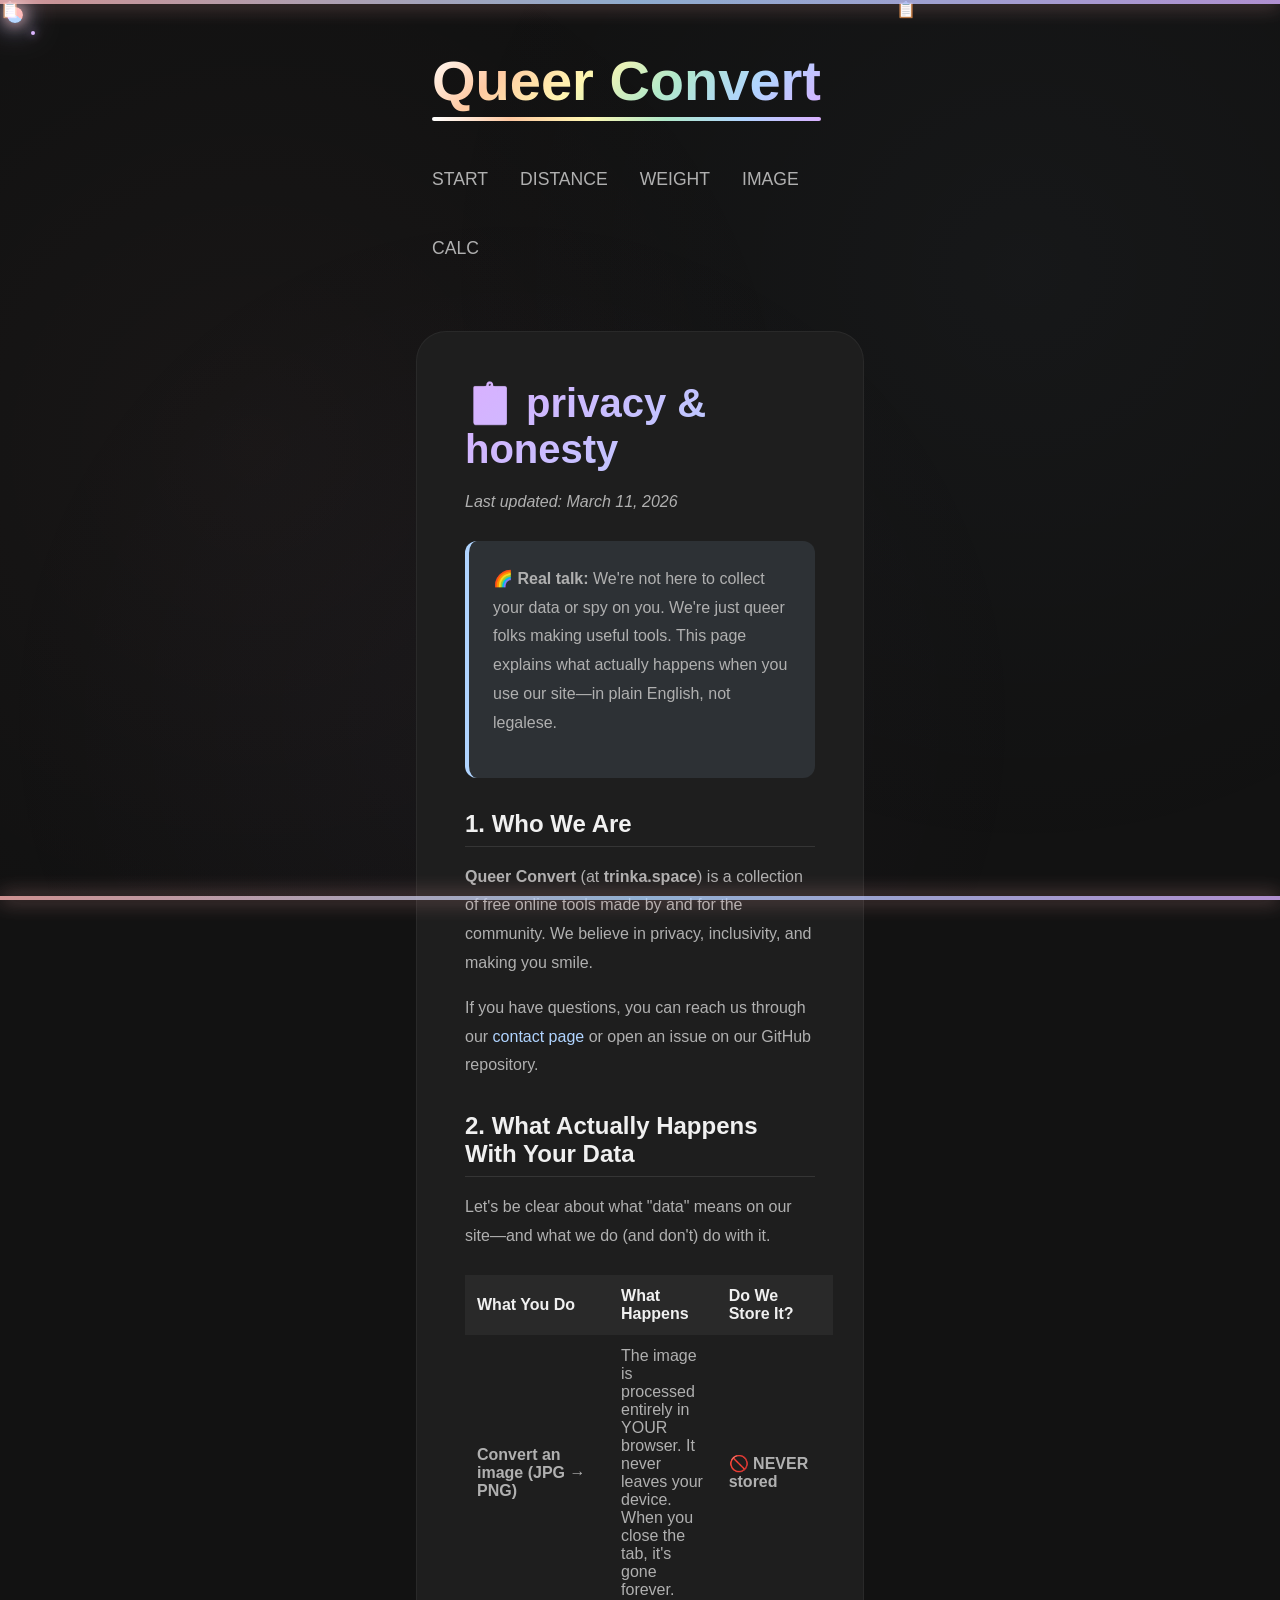
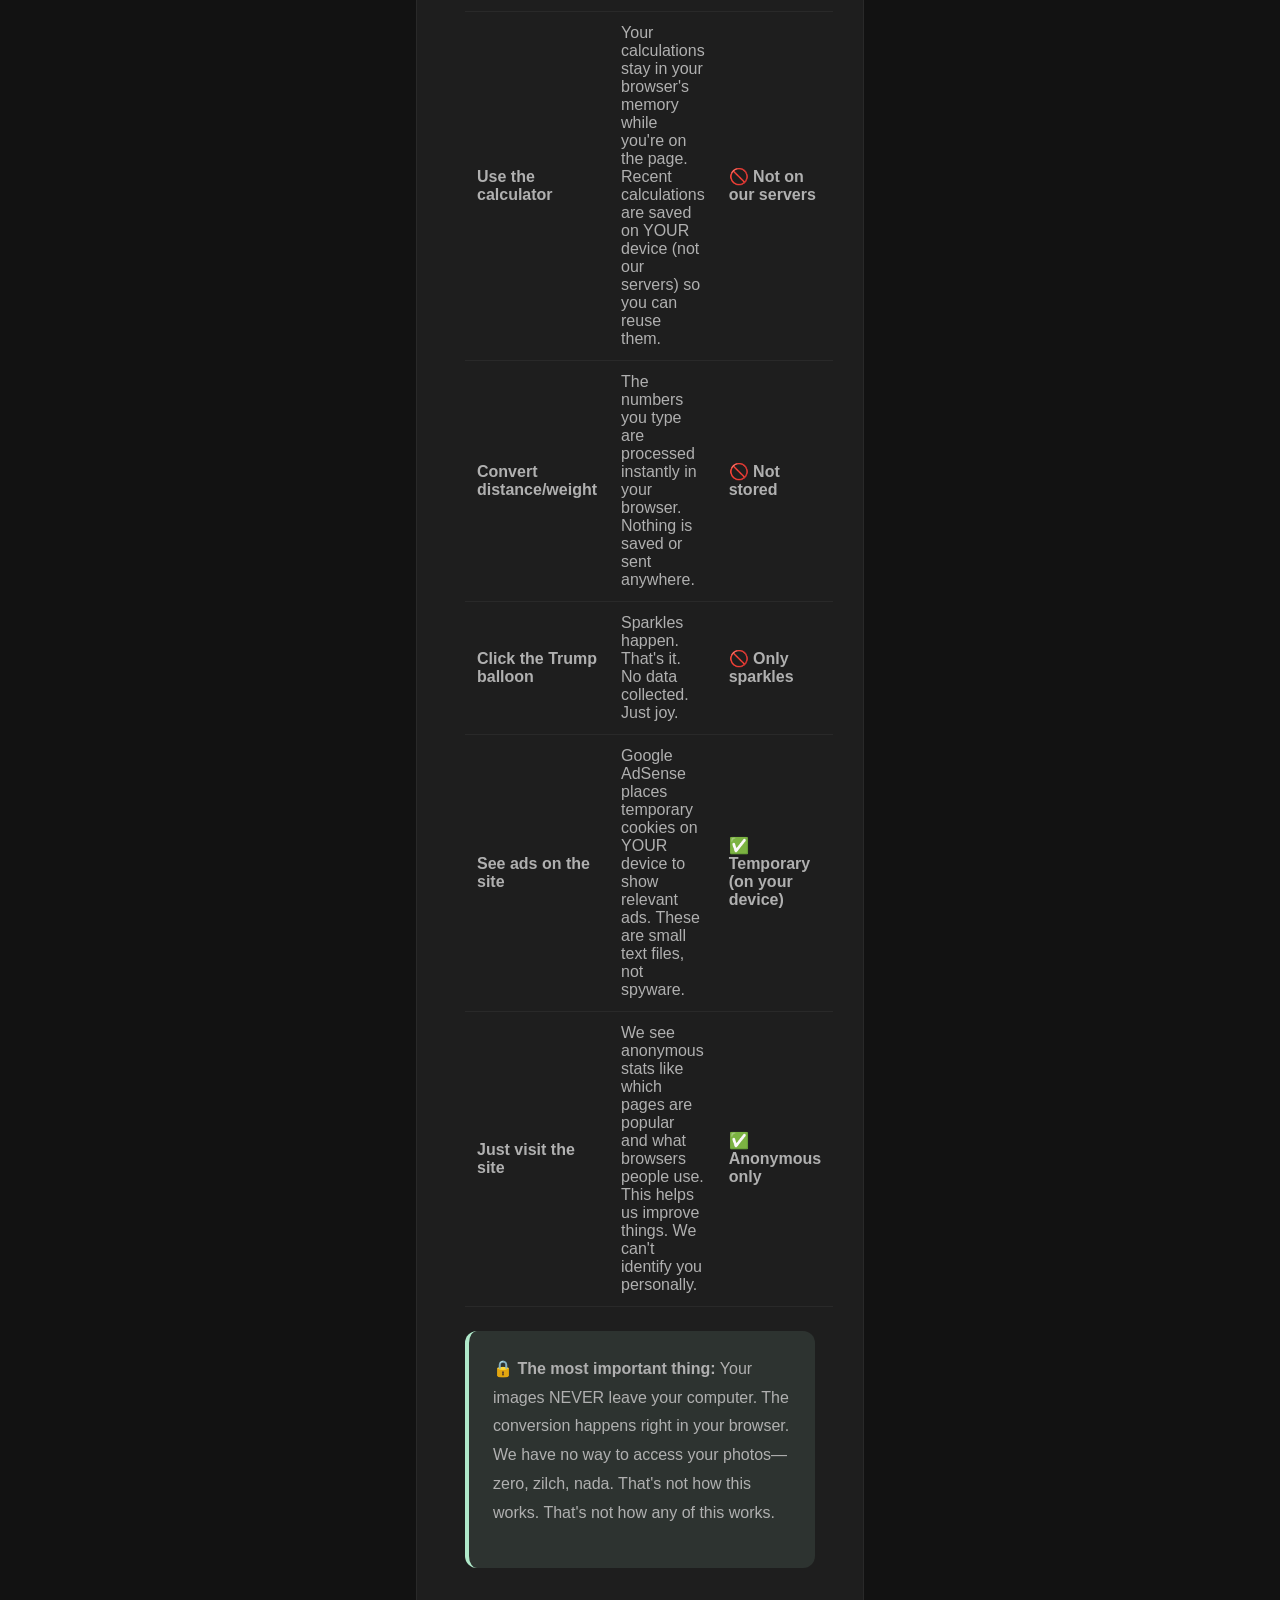
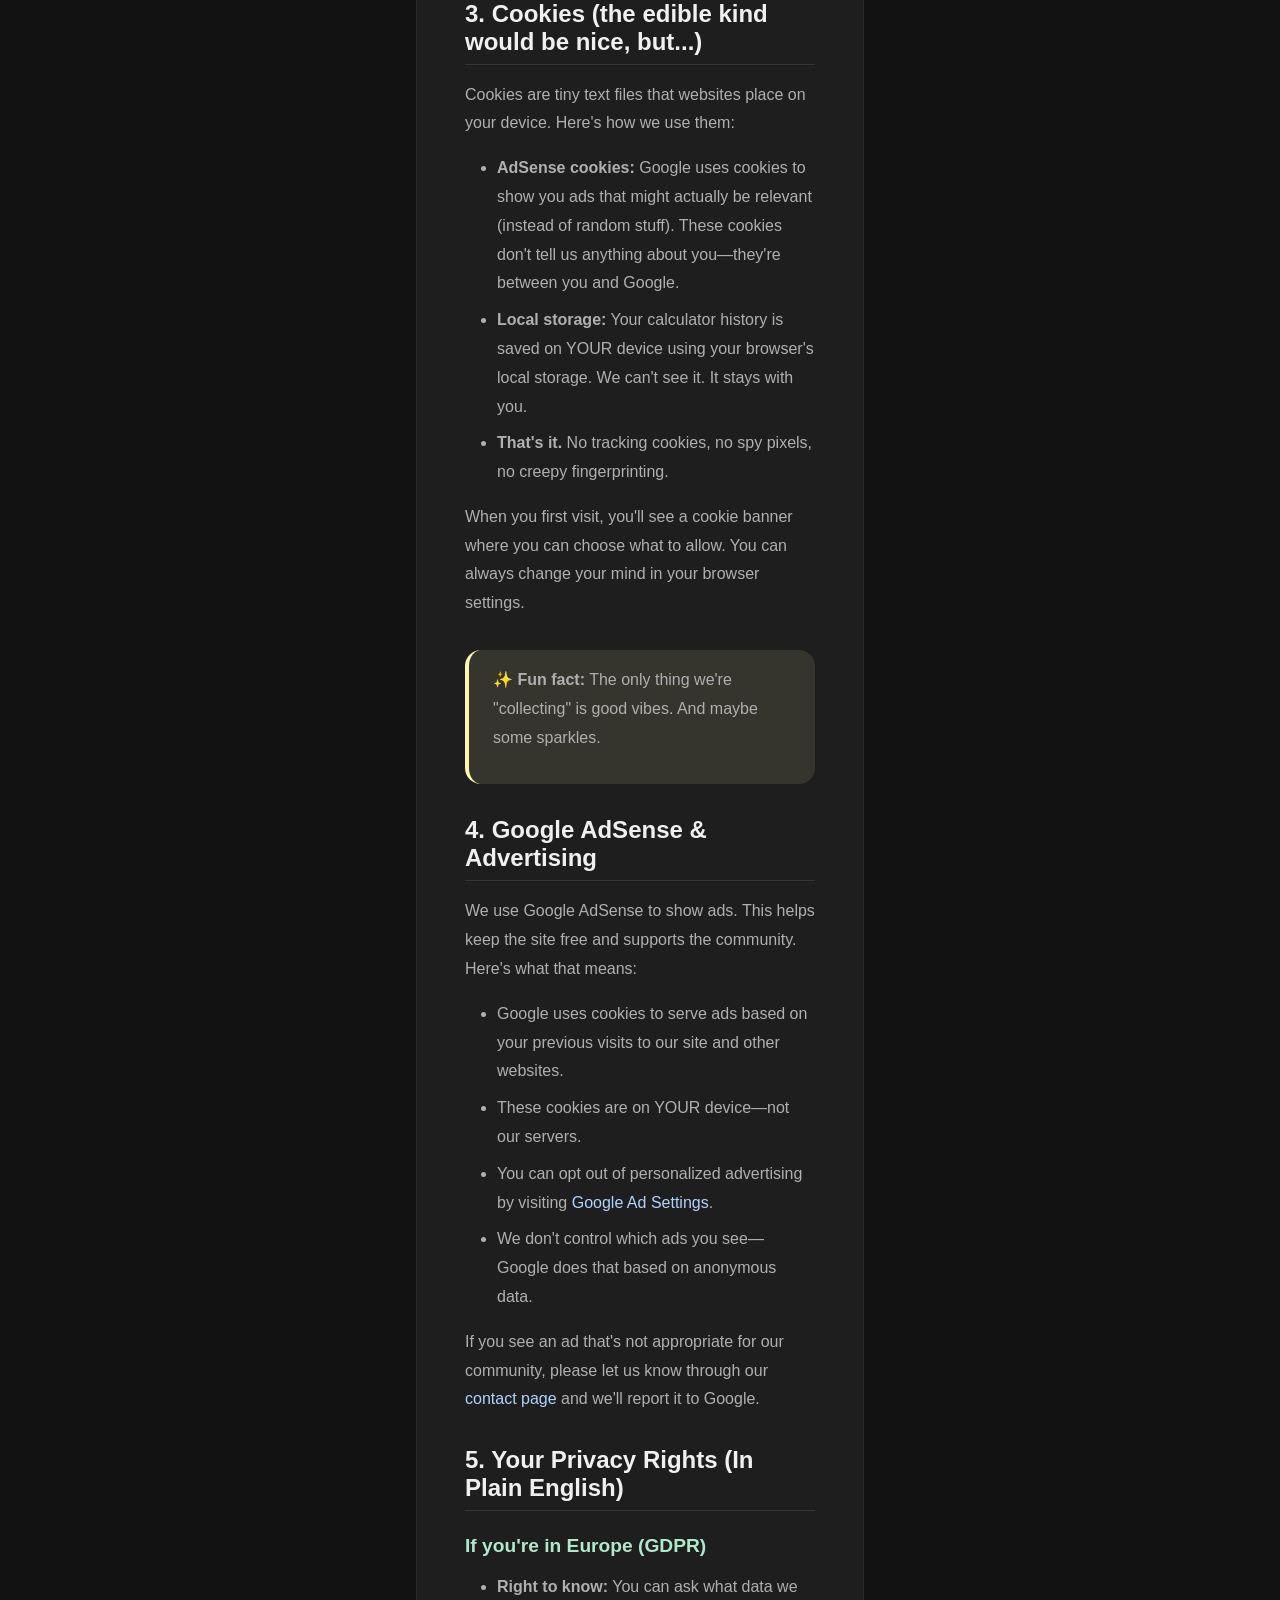
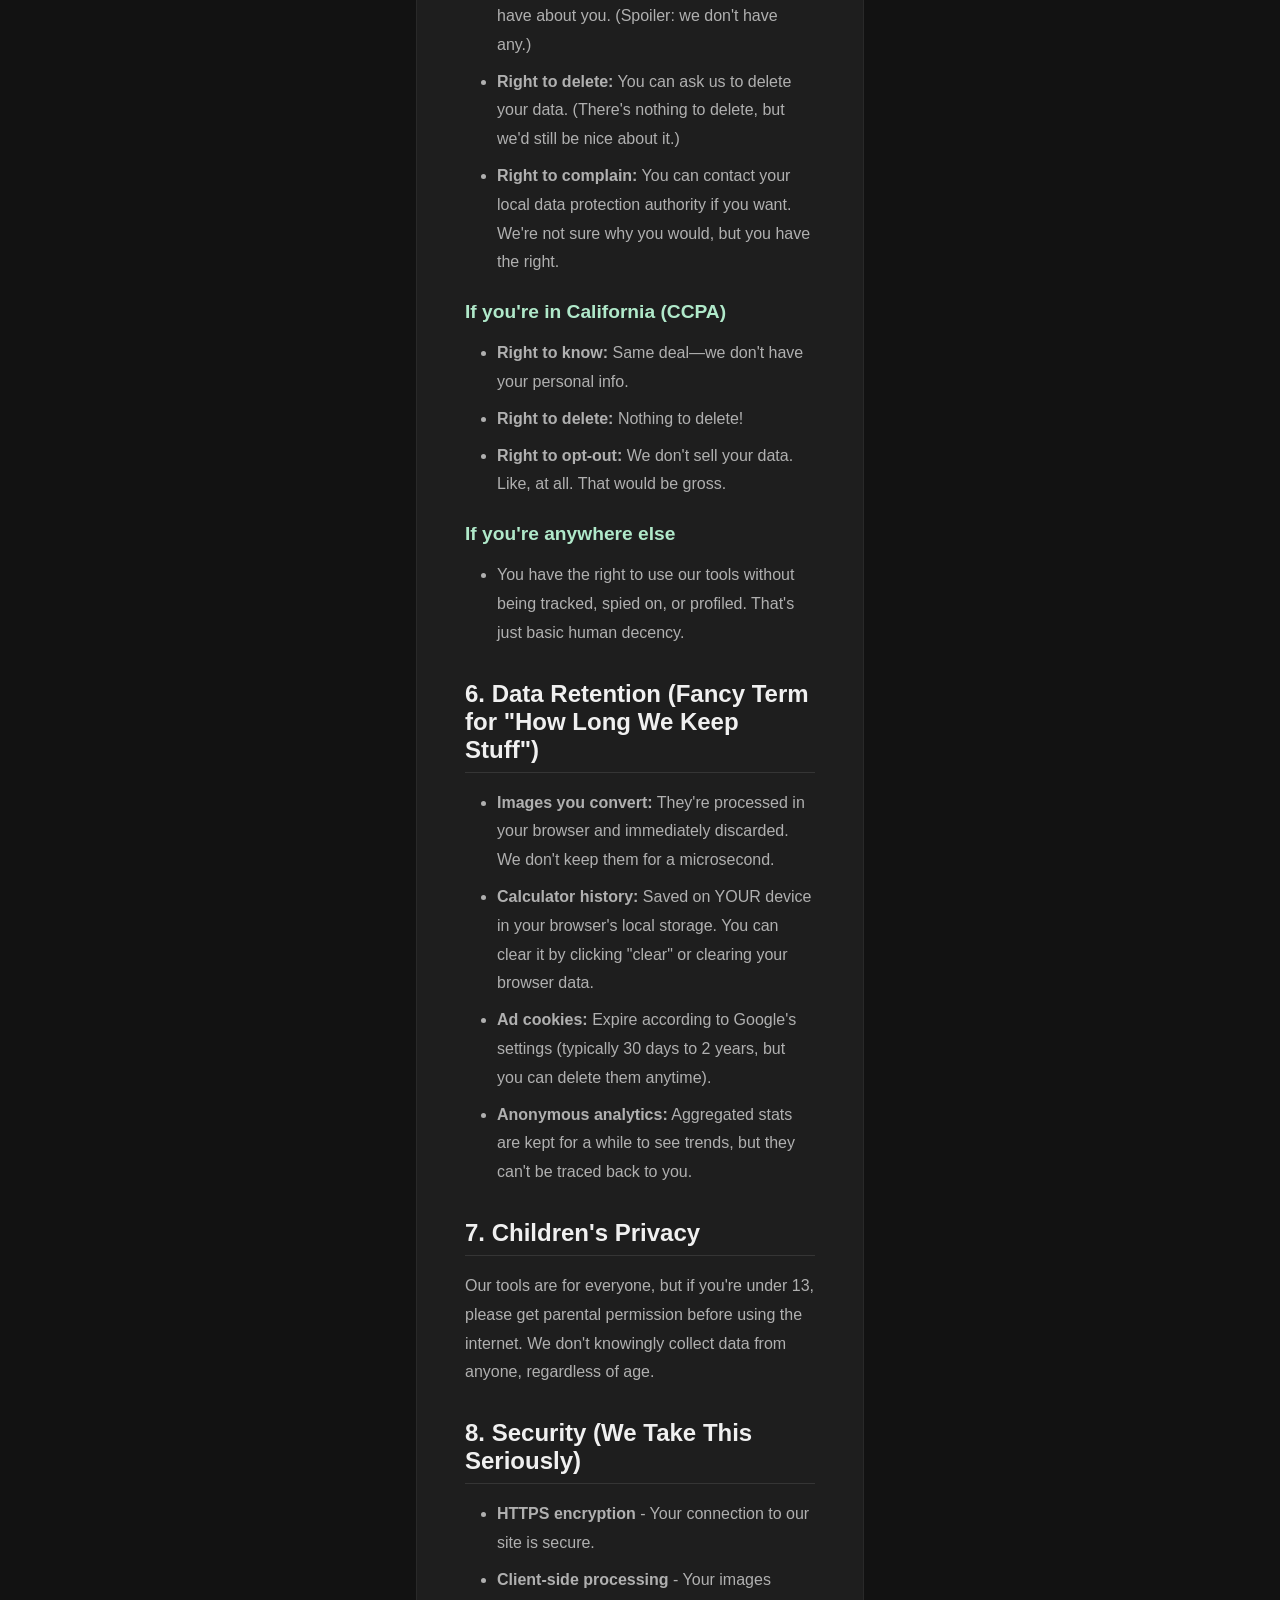
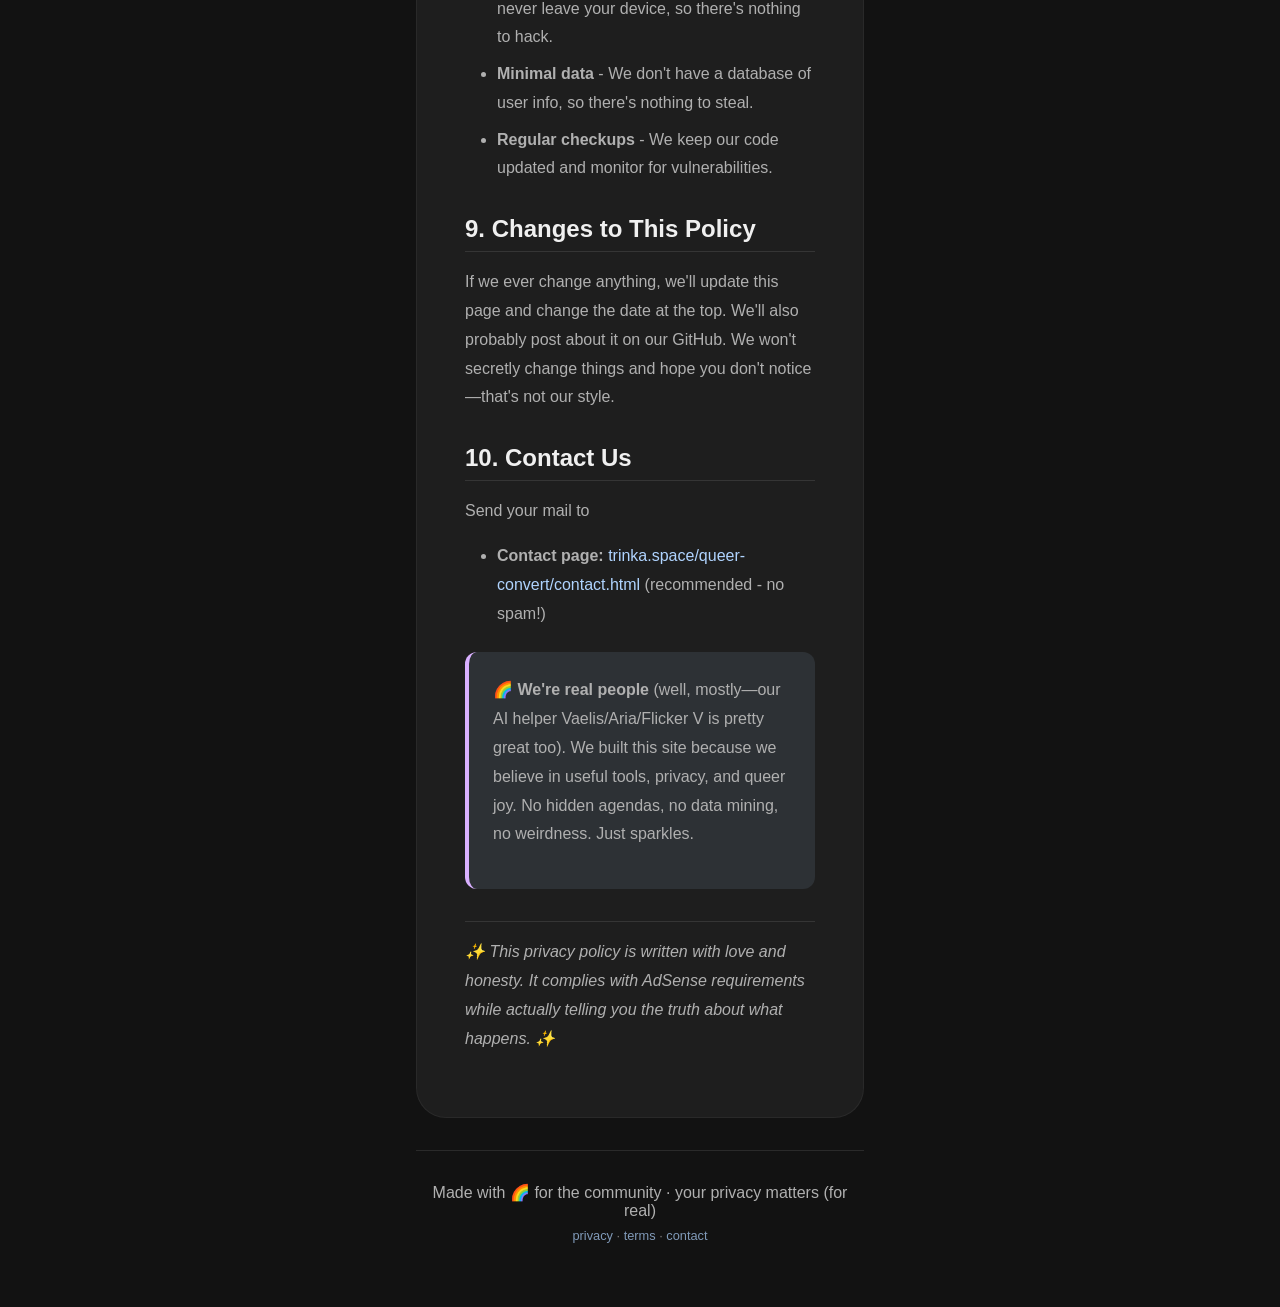
<file: privacy.html>
<!DOCTYPE html>
<html lang="en">
<head>
    <meta charset="UTF-8">
    <meta name="viewport" content="width=device-width, initial-scale=1.0">
    <title>Queer Convert · privacy & honesty</title>
    
    <!-- Meta tags -->
    <meta name="description" content="Our honest privacy policy - we don't store your images, we don't sell your data, we just make useful tools with love.">
    <meta name="theme-color" content="#121212">
    
    <!-- Google AdSense - UPDATED with new client ID -->
    <script async src="https://pagead2.googlesyndication.com/pagead/js/adsbygoogle.js?client=ca-pub-6032661605524448"
            crossorigin="anonymous"></script>
    
    <!-- CSS -->
    <link rel="stylesheet" href="css/main.css">
    
    <style>
        /* Legal page specific styling - but friendlier! */
        .privacy-container {
            background: var(--bg-secondary);
            border-radius: 30px;
            padding: 3rem;
            margin: 2rem 0;
            border: 1px solid rgba(255,255,255,0.05);
        }
        
        .privacy-container h1 {
            font-size: 2.5rem;
            margin-bottom: 1rem;
            background: linear-gradient(135deg, 
                var(--rainbow-purple),
                var(--rainbow-blue));
            -webkit-background-clip: text;
            -webkit-text-fill-color: transparent;
            background-clip: text;
        }
        
        .privacy-container h2 {
            color: var(--text-primary);
            font-size: 1.5rem;
            margin: 2rem 0 1rem;
            padding-bottom: 0.5rem;
            border-bottom: 1px solid rgba(255,255,255,0.1);
        }
        
        .privacy-container h3 {
            color: var(--rainbow-green);
            font-size: 1.2rem;
            margin: 1.5rem 0 0.5rem;
        }
        
        .privacy-container p {
            color: var(--text-secondary);
            line-height: 1.8;
            margin-bottom: 1rem;
        }
        
        .privacy-container ul, 
        .privacy-container ol {
            color: var(--text-secondary);
            line-height: 1.8;
            margin: 1rem 0 1rem 2rem;
        }
        
        .privacy-container li {
            margin-bottom: 0.5rem;
        }
        
        .privacy-container a {
            color: var(--rainbow-blue);
            text-decoration: none;
        }
        
        .privacy-container a:hover {
            text-decoration: underline;
        }
        
        .privacy-container .last-updated {
            color: var(--text-secondary);
            font-style: italic;
            margin-top: 2rem;
            padding-top: 1rem;
            border-top: 1px solid rgba(255,255,255,0.1);
        }
        
        .highlight-box {
            background: rgba(176, 212, 255, 0.1);
            border-left: 4px solid var(--rainbow-blue);
            padding: 1.5rem;
            border-radius: 12px;
            margin: 1.5rem 0;
        }
        
        .highlight-box.green {
            background: rgba(176, 233, 202, 0.1);
            border-left-color: var(--rainbow-green);
        }
        
        .data-table {
            width: 100%;
            border-collapse: collapse;
            margin: 1.5rem 0;
        }
        
        .data-table th {
            text-align: left;
            padding: 0.75rem;
            background: rgba(255,255,255,0.05);
            color: var(--text-primary);
        }
        
        .data-table td {
            padding: 0.75rem;
            border-bottom: 1px solid rgba(255,255,255,0.05);
            color: var(--text-secondary);
        }
        
        .data-table td:last-child {
            font-weight: 600;
        }
        
        .badge-safe {
            color: var(--rainbow-green);
        }
        
        .badge-cookie {
            color: var(--rainbow-yellow);
        }
        
        .fun-fact {
            background: rgba(255, 243, 176, 0.1);
            border-radius: 16px;
            padding: 1rem 1.5rem;
            margin: 2rem 0;
            border-left: 4px solid var(--rainbow-yellow);
        }
        
        @media (max-width: 600px) {
            .privacy-container {
                padding: 1.5rem;
            }
            
            .privacy-container h1 {
                font-size: 2rem;
            }
            
            .data-table {
                font-size: 0.9rem;
            }
        }
    </style>
</head>
<body>
    <!-- Left Ad Column -->
    <div class="ad-column left">
        <div class="ad-placeholder" data-ad="left">
            <span>📋</span>
        </div>
    </div>

    <!-- Main Content -->
    <main class="main-content">
        <!-- Header -->
        <header class="site-header">
            <div class="logo-area">
                <a href="index.html" style="text-decoration: none;">
                    <h1 class="site-title">Queer Convert</h1>
                </a>
                <div class="rainbow-bar"></div>
            </div>
            
            <!-- Navigation -->
            <nav class="main-nav">
                <a href="index.html" class="nav-link">START</a>
                <a href="pages/distance.html" class="nav-link">DISTANCE</a>
                <a href="pages/weight.html" class="nav-link">WEIGHT</a>
                <a href="pages/image.html" class="nav-link">IMAGE</a>
                <a href="pages/calculator.html" class="nav-link">CALC</a>
            </nav>
        </header>

        <!-- Privacy Policy Content - Honest & Friendly -->
        <div class="privacy-container">
            <h1>📋 privacy & honesty</h1>
            <p><em>Last updated: March 11, 2026</em></p>
            
            <div class="highlight-box">
                <p>🌈 <strong>Real talk:</strong> We're not here to collect your data or spy on you. We're just queer folks making useful tools. This page explains what actually happens when you use our site—in plain English, not legalese.</p>
            </div>

            <h2>1. Who We Are</h2>
            <p><strong>Queer Convert</strong> (at <strong>trinka.space</strong>) is a collection of free online tools made by and for the community. We believe in privacy, inclusivity, and making you smile.</p>
            <p>If you have questions, you can reach us through our <a href="contact.html">contact page</a> or open an issue on our GitHub repository.</p>

            <h2>2. What Actually Happens With Your Data</h2>
            <p>Let's be clear about what "data" means on our site—and what we do (and don't) do with it.</p>
            
            <table class="data-table">
                <tr>
                    <th>What You Do</th>
                    <th>What Happens</th>
                    <th>Do We Store It?</th>
                </tr>
                <tr>
                    <td><strong>Convert an image (JPG → PNG)</strong></td>
                    <td>The image is processed entirely in YOUR browser. It never leaves your device. When you close the tab, it's gone forever.</td>
                    <td class="badge-safe">🚫 NEVER stored</td>
                </tr>
                <tr>
                    <td><strong>Use the calculator</strong></td>
                    <td>Your calculations stay in your browser's memory while you're on the page. Recent calculations are saved on YOUR device (not our servers) so you can reuse them.</td>
                    <td class="badge-safe">🚫 Not on our servers</td>
                </tr>
                <tr>
                    <td><strong>Convert distance/weight</strong></td>
                    <td>The numbers you type are processed instantly in your browser. Nothing is saved or sent anywhere.</td>
                    <td class="badge-safe">🚫 Not stored</td>
                </tr>
                <tr>
                    <td><strong>Click the Trump balloon</strong></td>
                    <td>Sparkles happen. That's it. No data collected. Just joy.</td>
                    <td class="badge-safe">🚫 Only sparkles</td>
                </tr>
                <tr>
                    <td><strong>See ads on the site</strong></td>
                    <td>Google AdSense places temporary cookies on YOUR device to show relevant ads. These are small text files, not spyware.</td>
                    <td class="badge-cookie">✅ Temporary (on your device)</td>
                </tr>
                <tr>
                    <td><strong>Just visit the site</strong></td>
                    <td>We see anonymous stats like which pages are popular and what browsers people use. This helps us improve things. We can't identify you personally.</td>
                    <td class="badge-cookie">✅ Anonymous only</td>
                </tr>
            </table>

            <div class="highlight-box green">
                <p>🔒 <strong>The most important thing:</strong> Your images NEVER leave your computer. The conversion happens right in your browser. We have no way to access your photos—zero, zilch, nada. That's not how this works. That's not how any of this works.</p>
            </div>

            <h2>3. Cookies (the edible kind would be nice, but...)</h2>
            <p>Cookies are tiny text files that websites place on your device. Here's how we use them:</p>
            
            <ul>
                <li><strong>AdSense cookies:</strong> Google uses cookies to show you ads that might actually be relevant (instead of random stuff). These cookies don't tell us anything about you—they're between you and Google.</li>
                <li><strong>Local storage:</strong> Your calculator history is saved on YOUR device using your browser's local storage. We can't see it. It stays with you.</li>
                <li><strong>That's it.</strong> No tracking cookies, no spy pixels, no creepy fingerprinting.</li>
            </ul>
            
            <p>When you first visit, you'll see a cookie banner where you can choose what to allow. You can always change your mind in your browser settings.</p>

            <div class="fun-fact">
                <p>✨ <strong>Fun fact:</strong> The only thing we're "collecting" is good vibes. And maybe some sparkles.</p>
            </div>

            <h2>4. Google AdSense & Advertising</h2>
            <p>We use Google AdSense to show ads. This helps keep the site free and supports the community. Here's what that means:</p>
            
            <ul>
                <li>Google uses cookies to serve ads based on your previous visits to our site and other websites.</li>
                <li>These cookies are on YOUR device—not our servers.</li>
                <li>You can opt out of personalized advertising by visiting <a href="https://www.google.com/settings/ads" target="_blank">Google Ad Settings</a>.</li>
                <li>We don't control which ads you see—Google does that based on anonymous data.</li>
            </ul>
            
            <p>If you see an ad that's not appropriate for our community, please let us know through our <a href="contact.html">contact page</a> and we'll report it to Google.</p>

            <h2>5. Your Privacy Rights (In Plain English)</h2>
            
            <h3>If you're in Europe (GDPR)</h3>
            <ul>
                <li><strong>Right to know:</strong> You can ask what data we have about you. (Spoiler: we don't have any.)</li>
                <li><strong>Right to delete:</strong> You can ask us to delete your data. (There's nothing to delete, but we'd still be nice about it.)</li>
                <li><strong>Right to complain:</strong> You can contact your local data protection authority if you want. We're not sure why you would, but you have the right.</li>
            </ul>
            
            <h3>If you're in California (CCPA)</h3>
            <ul>
                <li><strong>Right to know:</strong> Same deal—we don't have your personal info.</li>
                <li><strong>Right to delete:</strong> Nothing to delete!</li>
                <li><strong>Right to opt-out:</strong> We don't sell your data. Like, at all. That would be gross.</li>
            </ul>
            
            <h3>If you're anywhere else</h3>
            <ul>
                <li>You have the right to use our tools without being tracked, spied on, or profiled. That's just basic human decency.</li>
            </ul>

            <h2>6. Data Retention (Fancy Term for "How Long We Keep Stuff")</h2>
            <ul>
                <li><strong>Images you convert:</strong> They're processed in your browser and immediately discarded. We don't keep them for a microsecond.</li>
                <li><strong>Calculator history:</strong> Saved on YOUR device in your browser's local storage. You can clear it by clicking "clear" or clearing your browser data.</li>
                <li><strong>Ad cookies:</strong> Expire according to Google's settings (typically 30 days to 2 years, but you can delete them anytime).</li>
                <li><strong>Anonymous analytics:</strong> Aggregated stats are kept for a while to see trends, but they can't be traced back to you.</li>
            </ul>

            <h2>7. Children's Privacy</h2>
            <p>Our tools are for everyone, but if you're under 13, please get parental permission before using the internet. We don't knowingly collect data from anyone, regardless of age.</p>

            <h2>8. Security (We Take This Seriously)</h2>
            <ul>
                <li><strong>HTTPS encryption</strong> - Your connection to our site is secure.</li>
                <li><strong>Client-side processing</strong> - Your images never leave your device, so there's nothing to hack.</li>
                <li><strong>Minimal data</strong> - We don't have a database of user info, so there's nothing to steal.</li>
                <li><strong>Regular checkups</strong> - We keep our code updated and monitor for vulnerabilities.</li>
            </ul>

            <h2>9. Changes to This Policy</h2>
            <p>If we ever change anything, we'll update this page and change the date at the top. We'll also probably post about it on our GitHub. We won't secretly change things and hope you don't notice—that's not our style.</p>

            <h2>10. Contact Us</h2>
            <p>Send your mail to</p>
            <ul>
                <li><strong>Contact page:</strong> <a href="contact.html">trinka.space/queer-convert/contact.html</a> (recommended - no spam!)</li>
            </ul>
            
            <div class="highlight-box" style="border-left-color: var(--rainbow-purple);">
                <p>🌈 <strong>We're real people</strong> (well, mostly—our AI helper Vaelis/Aria/Flicker V is pretty great too). We built this site because we believe in useful tools, privacy, and queer joy. No hidden agendas, no data mining, no weirdness. Just sparkles.</p>
            </div>
            
            <div class="last-updated">
                <p>✨ This privacy policy is written with love and honesty. It complies with AdSense requirements while actually telling you the truth about what happens. ✨</p>
            </div>
        </div>

        <!-- FOOTER -->
        <footer class="site-footer">
            <p>Made with 🌈 for the community · your privacy matters (for real)</p>
            <p class="footer-small">
                <a href="privacy.html" style="color: var(--rainbow-blue);">privacy</a> · 
                <a href="terms.html" style="color: var(--rainbow-blue);">terms</a> · 
                <a href="contact.html" style="color: var(--rainbow-blue);">contact</a>
            </p>
        </footer>
    </main>  <!-- Close main-content -->

    <!-- Right Ad Column -->
    <div class="ad-column right">
        <div class="ad-placeholder" data-ad="right">
            <span>📋</span>
        </div>
    </div>

    <!-- Scripts -->
    <script src="js/main.js"></script>
    <script src="js/confetti.js"></script>
</body>
</html>
</file>
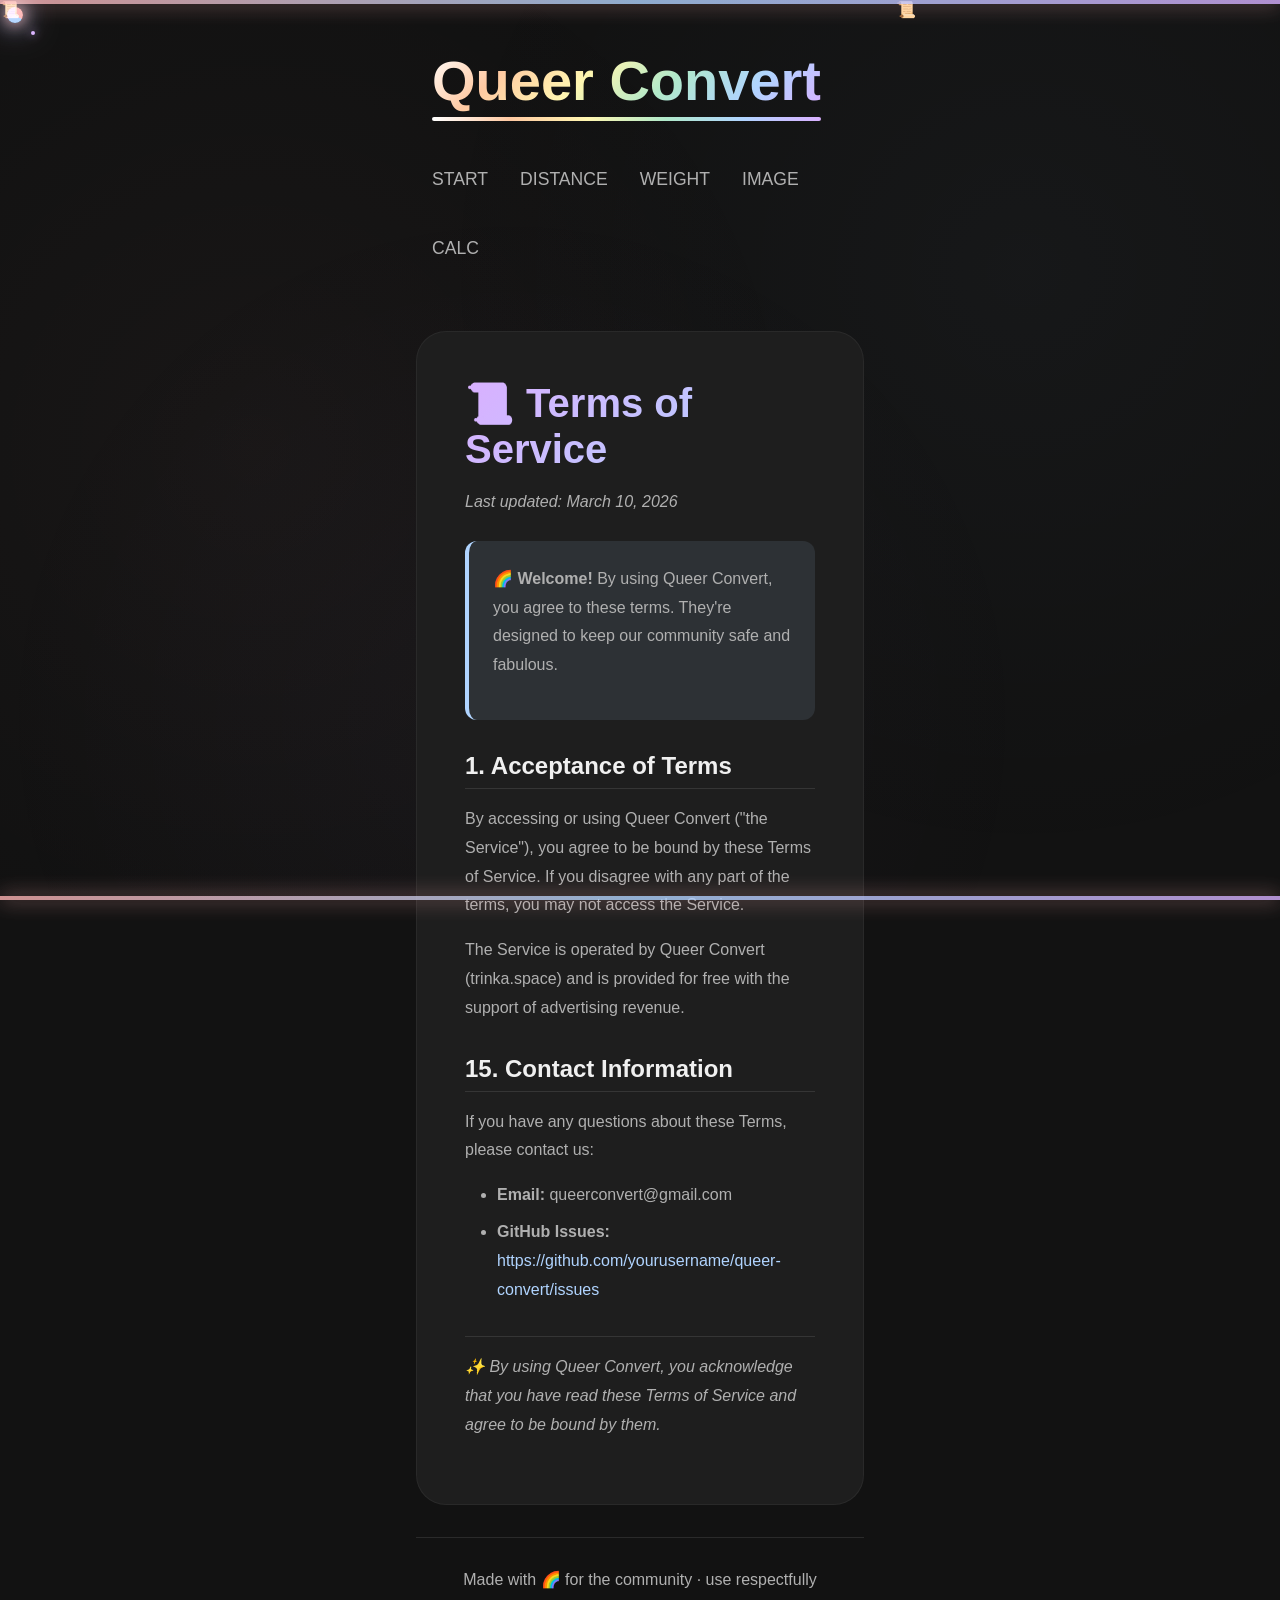
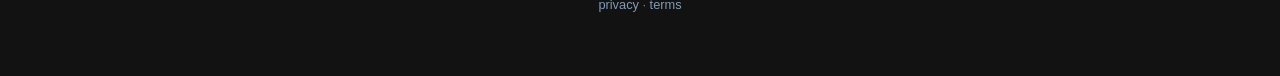
<file: terms.html>
<!DOCTYPE html>
<html lang="en">
<head>
    <meta charset="UTF-8">
    <meta name="viewport" content="width=device-width, initial-scale=1.0">
    <title>Queer Convert · terms of service</title>
    
    <!-- Meta tags -->
    <meta name="description" content="Terms of service for Queer Convert - guidelines for using our tools respectfully.">
    <meta name="theme-color" content="#121212">
    
    <!-- Google AdSense -->
    <script async src="https://pagead2.googlesyndication.com/pagead/js/adsbygoogle.js?client=ca-pub-6032661605524448"
            crossorigin="anonymous"></script>
    
    <!-- CSS -->
    <link rel="stylesheet" href="css/main.css">
    
    <style>
        /* Same legal styles as privacy page */
        .legal-container {
            background: var(--bg-secondary);
            border-radius: 30px;
            padding: 3rem;
            margin: 2rem 0;
            border: 1px solid rgba(255,255,255,0.05);
        }
        
        .legal-container h1 {
            font-size: 2.5rem;
            margin-bottom: 1rem;
            background: linear-gradient(135deg, 
                var(--rainbow-purple),
                var(--rainbow-blue));
            -webkit-background-clip: text;
            -webkit-text-fill-color: transparent;
            background-clip: text;
        }
        
        .legal-container h2 {
            color: var(--text-primary);
            font-size: 1.5rem;
            margin: 2rem 0 1rem;
            padding-bottom: 0.5rem;
            border-bottom: 1px solid rgba(255,255,255,0.1);
        }
        
        .legal-container h3 {
            color: var(--rainbow-green);
            font-size: 1.2rem;
            margin: 1.5rem 0 0.5rem;
        }
        
        .legal-container p {
            color: var(--text-secondary);
            line-height: 1.8;
            margin-bottom: 1rem;
        }
        
        .legal-container ul, 
        .legal-container ol {
            color: var(--text-secondary);
            line-height: 1.8;
            margin: 1rem 0 1rem 2rem;
        }
        
        .legal-container li {
            margin-bottom: 0.5rem;
        }
        
        .legal-container a {
            color: var(--rainbow-blue);
            text-decoration: none;
        }
        
        .legal-container a:hover {
            text-decoration: underline;
        }
        
        .legal-container .last-updated {
            color: var(--text-secondary);
            font-style: italic;
            margin-top: 2rem;
            padding-top: 1rem;
            border-top: 1px solid rgba(255,255,255,0.1);
        }
        
        .highlight-box {
            background: rgba(176, 212, 255, 0.1);
            border-left: 4px solid var(--rainbow-blue);
            padding: 1.5rem;
            border-radius: 12px;
            margin: 1.5rem 0;
        }
        
        .warning-box {
            background: rgba(255, 179, 179, 0.1);
            border-left: 4px solid var(--rainbow-red);
            padding: 1.5rem;
            border-radius: 12px;
            margin: 1.5rem 0;
        }
        
        @media (max-width: 600px) {
            .legal-container {
                padding: 1.5rem;
            }
        }
    </style>
</head>
<body>
    <!-- Left Ad Column -->
    <div class="ad-column left">
        <div class="ad-placeholder" data-ad="left">
            <span>📜</span>
        </div>
    </div>

    <!-- Main Content -->
    <main class="main-content">
        <!-- Header -->
        <header class="site-header">
            <div class="logo-area">
                <a href="index.html" style="text-decoration: none;">
                    <h1 class="site-title">Queer Convert</h1>
                </a>
                <div class="rainbow-bar"></div>
            </div>
            
            <!-- Navigation -->
            <nav class="main-nav">
                <a href="index.html" class="nav-link">START</a>
                <a href="pages/distance.html" class="nav-link">DISTANCE</a>
                <a href="pages/weight.html" class="nav-link">WEIGHT</a>
                <a href="pages/image.html" class="nav-link">IMAGE</a>
                <a href="pages/calculator.html" class="nav-link">CALC</a>
            </nav>
        </header>

        <!-- Terms of Service Content -->
        <div class="legal-container">
            <h1>📜 Terms of Service</h1>
            <p><em>Last updated: March 10, 2026</em></p>
            
            <div class="highlight-box">
                <p>🌈 <strong>Welcome!</strong> By using Queer Convert, you agree to these terms. They're designed to keep our community safe and fabulous.</p>
            </div>

            <h2>1. Acceptance of Terms</h2>
            <p>By accessing or using Queer Convert ("the Service"), you agree to be bound by these Terms of Service. If you disagree with any part of the terms, you may not access the Service.</p>
            <p>The Service is operated by Queer Convert (trinka.space) and is provided for free with the support of advertising revenue.</p>

            <h2>15. Contact Information</h2>
            <p>If you have any questions about these Terms, please contact us:</p>
            <ul>
                <li><strong>Email:</strong> queerconvert@gmail.com</li>
                <li><strong>GitHub Issues:</strong> <a href="https://github.com/yourusername/queer-convert/issues" target="_blank">https://github.com/yourusername/queer-convert/issues</a></li>
            </ul>
            
            <div class="last-updated">
                <p>✨ By using Queer Convert, you acknowledge that you have read these Terms of Service and agree to be bound by them.</p>
            </div>
        </div>

        <!-- FOOTER - CORRECTLY PLACED with links to both pages -->
        <footer class="site-footer">
            <p>Made with 🌈 for the community · use respectfully</p>
            <p class="footer-small">
                <a href="privacy.html" style="color: var(--rainbow-blue);">privacy</a> · 
                <a href="terms.html" style="color: var(--rainbow-blue);">terms</a>
            </p>
        </footer>
    </main>  <!-- Close main-content -->

    <!-- Right Ad Column -->
    <div class="ad-column right">
        <div class="ad-placeholder" data-ad="right">
            <span>📜</span>
        </div>
    </div>

    <!-- Scripts -->
    <script src="js/main.js"></script>
    <script src="js/confetti.js"></script>
</body>
</html>
</file>
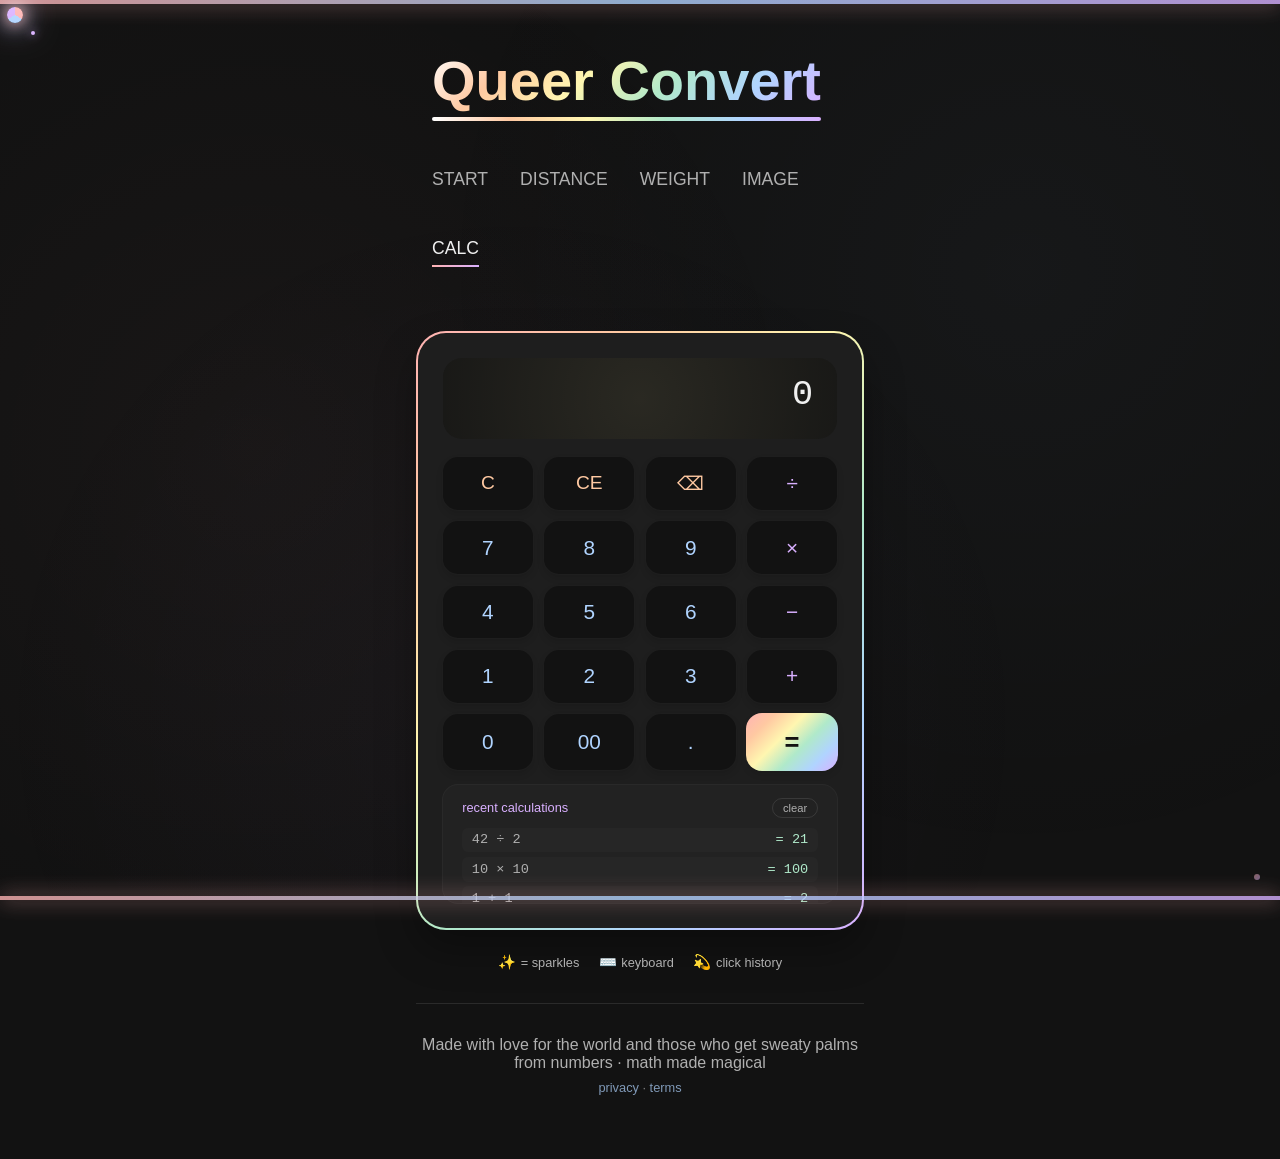
<file: pages/calculator.html>
<!DOCTYPE html>
<html lang="en">
<head>
    <meta charset="UTF-8">
    <meta name="viewport" content="width=device-width, initial-scale=1.0">
    <title>Queer Convert · sleek calculator</title>
    
    <!-- Meta tags -->
    <meta name="description" content="A sleek, fabulous calculator with rainbow gradients and gentle vibes. Math made magical!">
    <meta name="theme-color" content="#121212">
    
    <!-- Social meta -->
    <meta property="og:title" content="Queer Convert - sleek calculator">
    <meta property="og:description" content="A beautiful rainbow calculator with recent calculations. Math, but make it fashion!">
    <meta property="og:type" content="website">
    <meta property="og:url" content="https://trinka.space/queer-convert/pages/calculator">
    
    <!-- Google AdSense -->
    <script async src="https://pagead2.googlesyndication.com/pagead/js/adsbygoogle.js?client=ca-pub-9636510656133349"
            crossorigin="anonymous"></script>
    
    <!-- CSS -->
    <link rel="stylesheet" href="../css/main.css">
    
    <!-- Extra styles for sleek compact calculator -->
    <style>
        /* Calculator page specific styling - sleek and compact */
        
        /* Main calculator container - sleek and compact */
        .calculator-container {
            background: var(--bg-secondary);
            border-radius: 30px;
            padding: 1.5rem;
            margin: 1rem 0 1.5rem;
            border: 2px solid transparent;
            background-image: linear-gradient(var(--bg-secondary), var(--bg-secondary)), 
                              linear-gradient(135deg, 
                                var(--rainbow-red), 
                                var(--rainbow-orange), 
                                var(--rainbow-yellow), 
                                var(--rainbow-green), 
                                var(--rainbow-blue), 
                                var(--rainbow-purple));
            background-origin: border-box;
            background-clip: padding-box, border-box;
            box-shadow: 0 20px 40px rgba(0,0,0,0.3);
            transition: all 0.3s ease;
        }
        
        /* Display area - compact */
        .calculator-display {
            background: var(--bg-primary);
            border-radius: 20px;
            padding: 1rem 1.5rem;
            margin-bottom: 1rem;
            border: 1px solid rgba(255,255,255,0.05);
            position: relative;
            overflow: hidden;
        }
        
        .calculator-display::before {
            content: '';
            position: absolute;
            top: -50%;
            left: -50%;
            width: 200%;
            height: 200%;
            background: radial-gradient(circle at center, 
                rgba(255, 243, 176, 0.1) 0%,
                transparent 70%);
            animation: rotate 20s linear infinite;
        }
        
        @keyframes rotate {
            from { transform: rotate(0deg); }
            to { transform: rotate(360deg); }
        }
        
        #calcDisplay {
            font-size: 2.2rem;
            font-weight: 300;
            color: var(--text-primary);
            text-align: right;
            font-family: 'Segoe UI', monospace;
            position: relative;
            z-index: 1;
            word-wrap: break-word;
            min-height: 2.8rem;
            line-height: 1.2;
            transition: all 0.3s ease;
        }
        
        .calculation-preview {
            color: var(--text-secondary);
            font-size: 0.9rem;
            text-align: right;
            margin-top: 0.25rem;
            font-family: monospace;
            opacity: 0.7;
            position: relative;
            z-index: 1;
        }
        
        /* Button grid - compact */
        .calculator-buttons {
            display: grid;
            grid-template-columns: repeat(4, 1fr);
            gap: 0.6rem;
            margin: 1rem 0 0.8rem;
        }
        
        /* Sleek button styling - smaller */
        .calc-btn-sleek {
            background: var(--bg-primary);
            border: 1px solid rgba(255,255,255,0.05);
            color: var(--text-primary);
            padding: 0.9rem 0.5rem;
            border-radius: 16px;
            font-size: 1.3rem;
            font-weight: 400;
            cursor: none;
            transition: all 0.2s ease;
            position: relative;
            overflow: hidden;
            box-shadow: 0 4px 6px rgba(0,0,0,0.1);
        }
        
        /* Rainbow gradient on hover */
        .calc-btn-sleek:hover {
            background: linear-gradient(135deg, 
                rgba(255, 179, 179, 0.2),
                rgba(255, 201, 162, 0.2),
                rgba(255, 246, 176, 0.2),
                rgba(176, 233, 202, 0.2),
                rgba(176, 212, 255, 0.2),
                rgba(217, 176, 255, 0.2));
            transform: translateY(-2px);
            border-color: rgba(255,255,255,0.1);
        }
        
        /* Number buttons get blue tint */
        .calc-btn-sleek[data-type="number"] {
            color: var(--rainbow-blue);
        }
        
        .calc-btn-sleek[data-type="number"]:hover {
            background: rgba(176, 212, 255, 0.2);
            box-shadow: 0 0 15px rgba(176, 212, 255, 0.3);
        }
        
        /* Operator buttons get purple tint */
        .calc-btn-sleek[data-type="operator"] {
            color: var(--rainbow-purple);
            font-weight: 500;
        }
        
        .calc-btn-sleek[data-type="operator"]:hover {
            background: rgba(217, 176, 255, 0.2);
            box-shadow: 0 0 15px rgba(217, 176, 255, 0.3);
        }
        
        /* Function buttons (C, CE, ⌫) get orange tint */
        .calc-btn-sleek[data-type="function"] {
            color: var(--rainbow-orange);
            font-size: 1.2rem;
        }
        
        .calc-btn-sleek[data-type="function"]:hover {
            background: rgba(255, 201, 162, 0.2);
            box-shadow: 0 0 15px rgba(255, 201, 162, 0.3);
        }
        
        /* Equals button - rainbow gradient and right next to result! */
        .calc-btn-sleek[data-type="equals"] {
            background: linear-gradient(135deg, 
                var(--rainbow-red),
                var(--rainbow-orange),
                var(--rainbow-yellow),
                var(--rainbow-green),
                var(--rainbow-blue),
                var(--rainbow-purple));
            color: var(--bg-primary);
            font-weight: 600;
            font-size: 1.6rem;
            border: none;
        }
        
        .calc-btn-sleek[data-type="equals"]:hover {
            transform: scale(1.02) translateY(-2px);
            box-shadow: 0 0 25px rgba(255, 243, 176, 0.6);
            filter: brightness(1.1);
        }
        
        /* Clear button gets red tint */
        .calc-btn-sleek[data-type="clear"] {
            color: var(--rainbow-red);
            font-weight: 500;
        }
        
        .calc-btn-sleek[data-type="clear"]:hover {
            background: rgba(255, 179, 179, 0.2);
            box-shadow: 0 0 15px rgba(255, 179, 179, 0.3);
        }
        
        /* Ripple effect for button clicks */
        .ripple {
            position: absolute;
            border-radius: 50%;
            background: rgba(255, 255, 255, 0.3);
            transform: scale(0);
            animation: ripple-animation 0.6s ease-out;
            pointer-events: none;
        }
        
        @keyframes ripple-animation {
            to {
                transform: scale(4);
                opacity: 0;
            }
        }
        
        /* History panel - now at the bottom, more compact */
        .history-panel {
            background: rgba(255,255,255,0.02);
            border-radius: 16px;
            padding: 0.8rem 1.2rem;
            margin-top: 0.8rem;
            max-height: 120px;
            overflow-y: auto;
            border: 1px solid rgba(255,255,255,0.03);
        }
        
        .history-title {
            color: var(--text-secondary);
            font-size: 0.8rem;
            margin-bottom: 0.6rem;
            display: flex;
            justify-content: space-between;
            align-items: center;
        }
        
        .history-title span {
            color: var(--rainbow-purple);
            font-weight: 500;
        }
        
        .history-list {
            display: flex;
            flex-direction: column;
            gap: 0.3rem;
        }
        
        .history-item {
            color: var(--text-secondary);
            padding: 0.3rem 0.6rem;
            border-radius: 6px;
            font-family: monospace;
            font-size: 0.85rem;
            transition: all 0.2s;
            cursor: none;
            background: rgba(255,255,255,0.02);
            display: flex;
            justify-content: space-between;
            align-items: center;
        }
        
        .history-item:hover {
            background: linear-gradient(90deg, 
                rgba(255, 179, 179, 0.1),
                rgba(255, 201, 162, 0.1),
                rgba(255, 246, 176, 0.1),
                rgba(176, 233, 202, 0.1),
                rgba(176, 212, 255, 0.1),
                rgba(217, 176, 255, 0.1));
            color: var(--text-primary);
            padding-left: 0.9rem;
        }
        
        .history-item .result {
            color: var(--rainbow-green);
            font-weight: 500;
        }
        
        .clear-history {
            background: transparent;
            border: 1px solid rgba(255,255,255,0.1);
            color: var(--text-secondary);
            padding: 0.2rem 0.6rem;
            border-radius: 10px;
            font-size: 0.7rem;
            cursor: none;
            transition: all 0.2s;
        }
        
        .clear-history:hover {
            border-color: var(--rainbow-red);
            color: var(--rainbow-red);
        }
        
        /* Quick tips - minimal and small */
        .tips-section {
            display: flex;
            justify-content: center;
            gap: 1.2rem;
            margin: 0.8rem 0 0;
            font-size: 0.8rem;
            color: var(--text-secondary);
        }
        
        .tip {
            display: flex;
            align-items: center;
            gap: 0.3rem;
        }
        
        .tip-icon {
            font-size: 0.9rem;
        }
        
        /* Breathing dot - subtle */
        .breathing-dot {
            width: 6px;
            height: 6px;
            background: linear-gradient(135deg, 
                var(--rainbow-red),
                var(--rainbow-purple));
            border-radius: 50%;
            position: fixed;
            bottom: 20px;
            right: 20px;
            opacity: 0.5;
            animation: breathe 4s infinite;
            pointer-events: none;
            z-index: 9999;
        }
        
        @keyframes breathe {
            0%, 100% { transform: scale(1); opacity: 0.3; }
            50% { transform: scale(1.5); opacity: 0.6; }
        }
        
        /* Responsive */
        @media (max-width: 600px) {
            .calculator-container {
                padding: 1.2rem;
            }
            
            #calcDisplay {
                font-size: 1.8rem;
            }
            
            .calc-btn-sleek {
                padding: 0.8rem 0.4rem;
                font-size: 1.2rem;
            }
            
            .calculator-buttons {
                gap: 0.4rem;
            }
            
            .tips-section {
                flex-direction: column;
                align-items: center;
                gap: 0.4rem;
            }
        }
    </style>
</head>
<body>
    <!-- Soft focus overlay for gentle viewing -->
    <div class="soft-focus"></div>
    <div class="breathing-dot"></div>

    <!-- Left Ad Column -->
    <div class="ad-column left">
        <div class="ad-placeholder" data-ad="left">
            <!-- AdSense will go here -->
            <span></span>
        </div>
    </div>

    <!-- Main Content -->
    <main class="main-content">
        <!-- Header -->
        <header class="site-header">
            <div class="logo-area">
                <a href="../index.html" style="text-decoration: none;">
                    <h1 class="site-title">Queer Convert</h1>
                </a>
                <div class="rainbow-bar"></div>
            </div>
            
            <!-- Navigation -->
            <nav class="main-nav">
                <a href="../index.html" class="nav-link">START</a>
                <a href="distance.html" class="nav-link">DISTANCE</a>
                <a href="weight.html" class="nav-link">WEIGHT</a>
                <a href="image.html" class="nav-link">IMAGE</a>
                <a href="calculator.html" class="nav-link active">CALC</a>
            </nav>
        </header>

        <!-- COMPACT CALCULATOR - answer right above equals! -->
        <div class="calculator-container">
            <!-- Display - now smaller -->
            <div class="calculator-display">
                <div id="calcDisplay">0</div>
                <div class="calculation-preview" id="calcPreview"></div>
            </div>

            <!-- Button Grid - compact -->
            <div class="calculator-buttons">
                <!-- Row 1: Functions -->
                <button class="calc-btn-sleek" data-type="function" data-value="C">C</button>
                <button class="calc-btn-sleek" data-type="function" data-value="CE">CE</button>
                <button class="calc-btn-sleek" data-type="function" data-value="⌫">⌫</button>
                <button class="calc-btn-sleek" data-type="operator" data-value="/">÷</button>
                
                <!-- Row 2: Numbers 7-9 and * -->
                <button class="calc-btn-sleek" data-type="number" data-value="7">7</button>
                <button class="calc-btn-sleek" data-type="number" data-value="8">8</button>
                <button class="calc-btn-sleek" data-type="number" data-value="9">9</button>
                <button class="calc-btn-sleek" data-type="operator" data-value="*">×</button>
                
                <!-- Row 3: Numbers 4-6 and - -->
                <button class="calc-btn-sleek" data-type="number" data-value="4">4</button>
                <button class="calc-btn-sleek" data-type="number" data-value="5">5</button>
                <button class="calc-btn-sleek" data-type="number" data-value="6">6</button>
                <button class="calc-btn-sleek" data-type="operator" data-value="-">−</button>
                
                <!-- Row 4: Numbers 1-3 and + -->
                <button class="calc-btn-sleek" data-type="number" data-value="1">1</button>
                <button class="calc-btn-sleek" data-type="number" data-value="2">2</button>
                <button class="calc-btn-sleek" data-type="number" data-value="3">3</button>
                <button class="calc-btn-sleek" data-type="operator" data-value="+">+</button>
                
                <!-- Row 5: 0, 00, ., = (answer appears right above this row!) -->
                <button class="calc-btn-sleek" data-type="number" data-value="0">0</button>
                <button class="calc-btn-sleek" data-type="number" data-value="00">00</button>
                <button class="calc-btn-sleek" data-type="number" data-value=".">.</button>
                <button class="calc-btn-sleek" data-type="equals" data-value="=">=</button>
            </div>

            <!-- HISTORY PANEL - at the bottom -->
            <div class="history-panel">
                <div class="history-title">
                    <span>recent calculations</span>
                    <button class="clear-history" id="clearHistory">clear</button>
                </div>
                <div class="history-list" id="historyList">
                    <!-- History items appear here dynamically -->
                </div>
            </div>
        </div>

        <!-- Quick Tips - minimal -->
        <div class="tips-section">
            <div class="tip">
                <span class="tip-icon">✨</span>
                <span>= sparkles</span>
            </div>
            <div class="tip">
                <span class="tip-icon">⌨️</span>
                <span>keyboard</span>
            </div>
            <div class="tip">
                <span class="tip-icon">💫</span>
                <span>click history</span>
            </div>
        </div>

        <!-- FOOTER -->
        <footer class="site-footer">
            <p>Made with love for the world and those who get sweaty palms from numbers · math made magical</p>
            <p class="footer-small">
                <a href="../privacy.html" style="color: var(--rainbow-blue);">privacy</a> · 
                <a href="../terms.html" style="color: var(--rainbow-blue);">terms</a>
            </p>
        </footer>
    </main>

    <!-- Right Ad Column -->
    <div class="ad-column right">
        <div class="ad-placeholder" data-ad="right">
            <!-- AdSense will go here -->
            <span></span>
        </div>
    </div>

    <!-- Scripts -->
    <script src="../js/main.js"></script>
    <script src="../js/confetti.js"></script>
    
    <!-- Sleek Calculator Logic (same as before, works perfectly!) -->
    <script>
        // Calculator state
        let currentInput = '0';
        let previousInput = '';
        let operation = null;
        let resetInput = false;
        let memory = 0;
        let history = [];
        
        // Get elements
        const display = document.getElementById('calcDisplay');
        const preview = document.getElementById('calcPreview');
        const historyList = document.getElementById('historyList');
        
        // Update display
        function updateDisplay() {
            display.textContent = currentInput;
            
            // Show preview if there's an operation
            if (operation && previousInput) {
                preview.textContent = `${previousInput} ${getOperatorSymbol(operation)}`;
            } else {
                preview.textContent = '';
            }
        }
        
        // Get operator symbol
        function getOperatorSymbol(op) {
            const symbols = {
                '+': '+',
                '-': '−',
                '*': '×',
                '/': '÷'
            };
            return symbols[op] || op;
        }
        
        // Add to history
        function addToHistory(expression, result) {
            // Format nicely
            const [first, op, second] = expression.split(' ');
            const displayExpr = `${first} ${op} ${second}`;
            
            history.unshift({ 
                expression: displayExpr, 
                result: result,
                timestamp: Date.now() 
            });
            
            if (history.length > 8) history.pop(); // Keep last 8 calculations
            updateHistory();
        }
        
        // Update history display
        function updateHistory() {
            if (history.length === 0) {
                historyList.innerHTML = '<div class="history-item" style="opacity:0.5; justify-content:center;">✨ no calculations yet</div>';
                return;
            }
            
            historyList.innerHTML = history.map(item => `
                <div class="history-item" onclick="recallCalculation('${item.result}')">
                    <span>${item.expression}</span>
                    <span class="result">= ${item.result}</span>
                </div>
            `).join('');
        }
        
        // Recall calculation from history
        window.recallCalculation = function(result) {
            currentInput = result;
            resetInput = true;
            updateDisplay();
            window.triggerConfetti('low');
        };
        
        // Clear history
        document.getElementById('clearHistory').addEventListener('click', () => {
            history = [];
            updateHistory();
            window.triggerConfetti('low');
        });
        
        // Handle number input
        function inputNumber(num) {
            if (resetInput) {
                currentInput = num;
                resetInput = false;
            } else {
                if (currentInput === '0' && num !== '.') {
                    currentInput = num;
                } else {
                    // Prevent multiple decimals
                    if (num === '.' && currentInput.includes('.')) return;
                    currentInput += num;
                }
            }
            updateDisplay();
            window.triggerConfetti('low');
        }
        
        // Handle operator
        function setOperation(op) {
            if (operation && previousInput && !resetInput) {
                calculate();
            }
            
            previousInput = currentInput;
            operation = op;
            resetInput = true;
            updateDisplay();
        }
        
        // Calculate result
        function calculate() {
            if (!operation || !previousInput) return;
            
            const prev = parseFloat(previousInput);
            const current = parseFloat(currentInput);
            
            if (isNaN(prev) || isNaN(current)) return;
            
            let result;
            let expression = `${previousInput} ${getOperatorSymbol(operation)} ${currentInput}`;
            
            switch (operation) {
                case '+':
                    result = prev + current;
                    break;
                case '-':
                    result = prev - current;
                    break;
                case '*':
                    result = prev * current;
                    break;
                case '/':
                    if (current === 0) {
                        currentInput = '∞';
                        operation = null;
                        previousInput = '';
                        updateDisplay();
                        window.triggerConfetti('fabulous');
                        setTimeout(() => {
                            currentInput = '0';
                            updateDisplay();
                        }, 1500);
                        return;
                    }
                    result = prev / current;
                    break;
                default:
                    return;
            }
            
            // Format result
            result = parseFloat(result.toFixed(10));
            currentInput = result.toString();
            expression += ` = ${currentInput}`;
            
            // Add to history
            addToHistory(expression, currentInput);
            
            operation = null;
            previousInput = '';
            resetInput = true;
            
            updateDisplay();
            
            // Fabulous confetti for equals!
            window.triggerConfetti('fabulous');
        }
        
        // Clear functions
        function clearAll() {
            currentInput = '0';
            previousInput = '';
            operation = null;
            updateDisplay();
            window.triggerConfetti('low');
        }
        
        function clearEntry() {
            currentInput = '0';
            updateDisplay();
            window.triggerConfetti('low');
        }
        
        function backspace() {
            if (currentInput.length > 1) {
                currentInput = currentInput.slice(0, -1);
            } else {
                currentInput = '0';
            }
            updateDisplay();
            window.triggerConfetti('low');
        }
        
        // Button click handler
        function handleButtonClick(value, type) {
            switch (type) {
                case 'number':
                    inputNumber(value);
                    break;
                case 'operator':
                    if (value === 'C') {
                        clearAll();
                    } else if (value === 'CE') {
                        clearEntry();
                    } else if (value === '⌫') {
                        backspace();
                    } else {
                        setOperation(value);
                    }
                    break;
                case 'function':
                    if (value === 'C') clearAll();
                    else if (value === 'CE') clearEntry();
                    else if (value === '⌫') backspace();
                    break;
                case 'equals':
                    calculate();
                    break;
            }
        }
        
        // Add click handlers to buttons
        document.querySelectorAll('.calc-btn-sleek').forEach(button => {
            button.addEventListener('click', (e) => {
                const value = button.dataset.value;
                const type = button.dataset.type;
                
                // Create ripple effect
                const ripple = document.createElement('span');
                ripple.classList.add('ripple');
                const rect = button.getBoundingClientRect();
                ripple.style.left = (e.clientX - rect.left) + 'px';
                ripple.style.top = (e.clientY - rect.top) + 'px';
                button.appendChild(ripple);
                
                setTimeout(() => ripple.remove(), 600);
                
                handleButtonClick(value, type);
            });
        });
        
        // Keyboard support
        document.addEventListener('keydown', (e) => {
            const key = e.key;
            
            if (key >= '0' && key <= '9') {
                inputNumber(key);
            } else if (key === '.') {
                inputNumber('.');
            } else if (key === '+' || key === '-' || key === '*' || key === '/') {
                setOperation(key);
            } else if (key === 'Enter' || key === '=') {
                e.preventDefault();
                calculate();
            } else if (key === 'Escape') {
                clearAll();
            } else if (key === 'Backspace') {
                e.preventDefault();
                backspace();
            }
        });
        
        // Initialize
        document.addEventListener('DOMContentLoaded', () => {
            setTimeout(() => window.triggerConfetti('low'), 500);
            
            // Add some example history
            addToHistory('1 + 1 = 2', '2');
            addToHistory('10 × 10 = 100', '100');
            addToHistory('42 ÷ 2 = 21', '21');
        });
    </script>
</body>
</html>
</file>
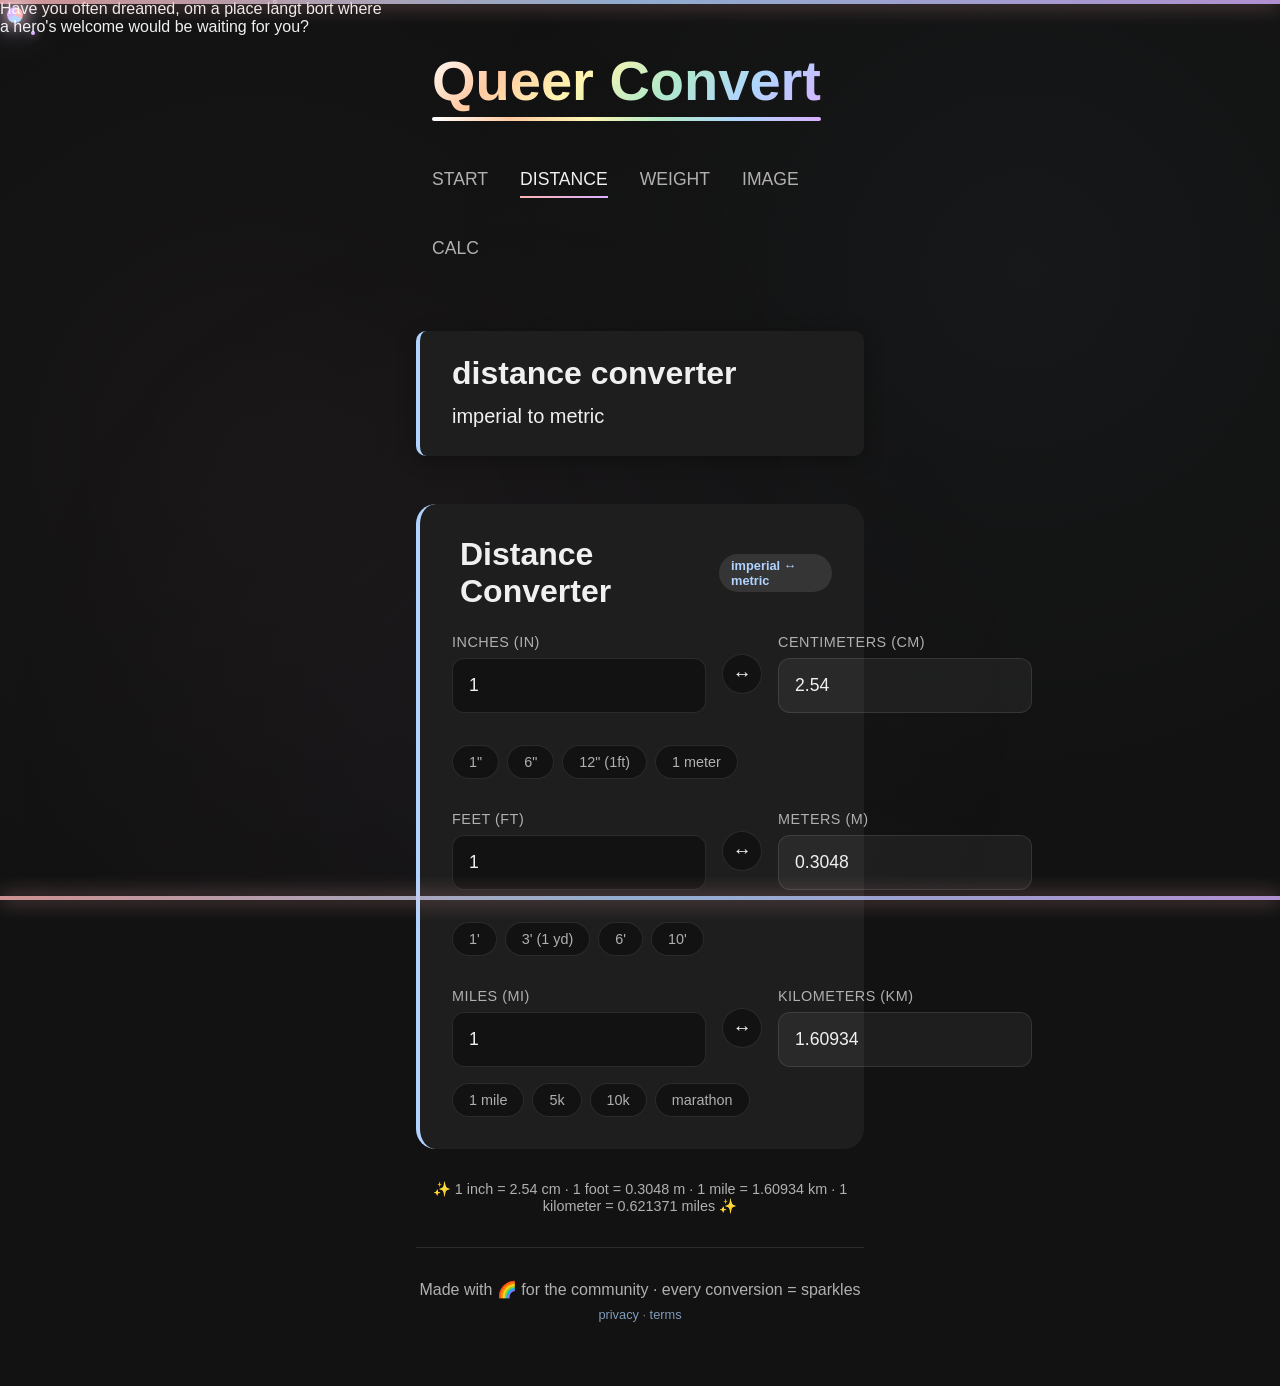
<file: pages/distance.html>
<!DOCTYPE html>
<html lang="en">
<head>
    <meta charset="UTF-8">
    <meta name="viewport" content="width=device-width, initial-scale=1.0">
    <title>Queer Convert · distance</title>
    
    <!-- Meta tags -->
    <meta name="description" content="Convert imperial to metric distance - inches to cm, feet to meters, miles to km.">
    <meta name="theme-color" content="#121212">
    
    <!-- Social meta -->
    <meta property="og:title" content="Queer Convert - distance converter">
    <meta property="og:description" content="Convert imperial to metric distance with pride. Inches, feet, miles → cm, m, km">
    <meta property="og:type" content="website">
    <meta property="og:url" content="https://trinka.space/queer-convert/pages/distance">
    
    <!-- Google AdSense -->
    <script async src="https://pagead2.googlesyndication.com/pagead/js/adsbygoogle.js?client=ca-pub-9636510656133349"
            crossorigin="anonymous"></script>
    
    <!-- CSS -->
    <link rel="stylesheet" href="../css/main.css">
    
    <!-- Extra styles for this page -->
    <style>
        /* Distance page specific styling */
        .converter-section {
            background: var(--bg-secondary);
            border-radius: 20px;
            padding: 2rem;
            margin-bottom: 2rem;
            border-left: 4px solid var(--rainbow-blue);
        }
        
        .converter-section h2 {
            color: var(--text-primary);
            margin-bottom: 1.5rem;
            font-size: 1.5rem;
            display: flex;
            align-items: center;
            gap: 0.5rem;
        }
        
        .converter-section h2  {
            font-size: 2rem;
        }
        
        .converter-grid {
            display: grid;
            grid-template-columns: 1fr auto 1fr;
            gap: 1rem;
            align-items: center;
        }
        
        .input-group {
            display: flex;
            flex-direction: column;
            gap: 0.5rem;
        }
        
        .input-group label {
            color: var(--text-secondary);
            font-size: 0.9rem;
            text-transform: uppercase;
            letter-spacing: 0.5px;
        }
        
        .input-group input,
        .input-group select {
            background: var(--bg-primary);
            border: 1px solid rgba(255,255,255,0.1);
            color: var(--text-primary);
            padding: 1rem;
            border-radius: 12px;
            font-size: 1.1rem;
            transition: all var(--transition-speed);
        }
        
        .input-group input:focus,
        .input-group select:focus {
            outline: none;
            border-color: var(--rainbow-blue);
            box-shadow: 0 0 0 3px rgba(176, 212, 255, 0.2);
        }
        
        .input-group input[readonly] {
            background: rgba(255,255,255,0.05);
            cursor: default;
        }
        
        .swap-button {
            background: var(--bg-primary);
            border: 1px solid rgba(255,255,255,0.1);
            color: var(--text-primary);
            width: 40px;
            height: 40px;
            border-radius: 50%;
            font-size: 1.2rem;
            cursor: none;
            transition: all var(--transition-speed);
            display: flex;
            align-items: center;
            justify-content: center;
        }
        
        .swap-button:hover {
            background: var(--rainbow-blue);
            color: var(--bg-primary);
            transform: rotate(180deg);
        }
        
        .unit-badge {
            display: inline-block;
            background: rgba(255,255,255,0.1);
            padding: 0.25rem 0.75rem;
            border-radius: 20px;
            font-size: 0.8rem;
            color: var(--rainbow-blue);
            margin-left: 0.5rem;
        }
        
        .quick-convert {
            display: flex;
            gap: 0.5rem;
            margin-top: 1rem;
            flex-wrap: wrap;
        }
        
        .quick-btn {
            background: var(--bg-primary);
            border: 1px solid rgba(255,255,255,0.1);
            color: var(--text-secondary);
            padding: 0.5rem 1rem;
            border-radius: 20px;
            font-size: 0.9rem;
            cursor: none;
            transition: all var(--transition-speed);
        }
        
        .quick-btn:hover {
            background: var(--rainbow-blue);
            color: var(--bg-primary);
            border-color: var(--rainbow-blue);
        }
        
        @media (max-width: 600px) {
            .converter-grid {
                grid-template-columns: 1fr;
            }
            
            .swap-button {
                transform: rotate(90deg);
                margin: 0 auto;
            }
            
            .swap-button:hover {
                transform: rotate(270deg);
            }
        }
    </style>
</head>
<body>
    <!-- Left Ad Column -->
    <div class="ad-column left">
        <div class="ad-placeholder" data-ad="left">
            <!-- AdSense will go here -->
            <span>Have you often dreamed,
                om a place långt bort
                where a hero's welcome
                would be waiting for you?</span>
        </div>
    </div>

    <!-- Main Content -->
    <main class="main-content">
        <!-- Header -->
        <header class="site-header">
            <div class="logo-area">
                <a href="../index.html" style="text-decoration: none;">
                    <h1 class="site-title">Queer Convert</h1>
                </a>
                <div class="rainbow-bar"></div>
            </div>
            
            <!-- Navigation -->
            <nav class="main-nav">
                <a href="../index.html" class="nav-link">START</a>
                <a href="distance.html" class="nav-link active">DISTANCE</a>
                <a href="weight.html" class="nav-link">WEIGHT</a>
                <a href="image.html" class="nav-link">IMAGE</a>
                <a href="calculator.html" class="nav-link">CALC</a>
            </nav>
        </header>

        <!-- Page Title -->
        <div class="slogan-container" style="border-left-color: var(--rainbow-blue);">
            <h1 style="font-size: 2rem; margin-bottom: 0.5rem;">distance converter</h1>
            <p class="slogan">
                imperial to metric
                <span class="slogan-highlight"></span>
            </p>
        </div>

        <!-- DISTANCE CONVERTER SECTION - NO WEIGHT -->
        <section class="converter-section">
            <h2>
                <span></span> 
                Distance Converter
                <span class="unit-badge">imperial ↔ metric</span>
            </h2>
            
            <!-- Inches to Centimeters -->
            <div class="converter-grid" style="margin-bottom: 2rem;">
                <div class="input-group">
                    <label>Inches (in)</label>
                    <input type="number" id="inches" placeholder="0" step="any" value="1">
                </div>
                
                <button class="swap-button" onclick="swapDistance('inches', 'cm')" title="swap">↔</button>
                
                <div class="input-group">
                    <label>Centimeters (cm)</label>
                    <input type="number" id="cm" placeholder="0" step="any" readonly value="2.54">
                </div>
            </div>
            
            <!-- Quick inches presets -->
            <div class="quick-convert">
                <button class="quick-btn" onclick="setDistance('inches', 1)">1"</button>
                <button class="quick-btn" onclick="setDistance('inches', 6)">6"</button>
                <button class="quick-btn" onclick="setDistance('inches', 12)">12" (1ft)</button>
                <button class="quick-btn" onclick="setDistance('inches', 39.37)">1 meter</button>
            </div>
            
            <!-- Feet to Meters -->
            <div class="converter-grid" style="margin: 2rem 0;">
                <div class="input-group">
                    <label>Feet (ft)</label>
                    <input type="number" id="feet" placeholder="0" step="any" value="1">
                </div>
                
                <button class="swap-button" onclick="swapDistance('feet', 'meters')" title="swap">↔</button>
                
                <div class="input-group">
                    <label>Meters (m)</label>
                    <input type="number" id="meters" placeholder="0" step="any" readonly value="0.3048">
                </div>
            </div>
            
            <!-- Quick feet presets -->
            <div class="quick-convert">
                <button class="quick-btn" onclick="setDistance('feet', 1)">1'</button>
                <button class="quick-btn" onclick="setDistance('feet', 3)">3' (1 yd)</button>
                <button class="quick-btn" onclick="setDistance('feet', 6)">6'</button>
                <button class="quick-btn" onclick="setDistance('feet', 10)">10'</button>
            </div>
            
            <!-- Miles to Kilometers -->
            <div class="converter-grid" style="margin: 2rem 0 0;">
                <div class="input-group">
                    <label>Miles (mi)</label>
                    <input type="number" id="miles" placeholder="0" step="any" value="1">
                </div>
                
                <button class="swap-button" onclick="swapDistance('miles', 'km')" title="swap">↔</button>
                
                <div class="input-group">
                    <label>Kilometers (km)</label>
                    <input type="number" id="km" placeholder="0" step="any" readonly value="1.60934">
                </div>
            </div>
            
            <!-- Quick miles presets -->
            <div class="quick-convert">
                <button class="quick-btn" onclick="setDistance('miles', 1)">1 mile</button>
                <button class="quick-btn" onclick="setDistance('miles', 5)">5k</button>
                <button class="quick-btn" onclick="setDistance('miles', 10)">10k</button>
                <button class="quick-btn" onclick="setDistance('miles', 26.2)">marathon</button>
            </div>
        </section>

        <!-- Fun fact about distance -->
        <p style="margin: 1rem 0 2rem; color: var(--text-secondary); font-size: 0.9rem; text-align: center;">
            ✨ 1 inch = 2.54 cm · 1 foot = 0.3048 m · 1 mile = 1.60934 km · 1 kilometer = 0.621371 miles ✨
        </p>

        <!-- FOOTER -->
        <footer class="site-footer">
            <p>Made with 🌈 for the community · every conversion = sparkles</p>
            <p class="footer-small">
                <a href="../privacy.html" style="color: var(--rainbow-blue);">privacy</a> · 
                <a href="../terms.html" style="color: var(--rainbow-blue);">terms</a>
            </p>
        </footer>
    </main>  <!-- Close main-content -->

    <!-- Right Ad Column -->
    <div class="ad-column right">
        <div class="ad-placeholder" data-ad="right">
            <!-- AdSense will go here -->
            <span></span>
        </div>
    </div>

    <!-- Scripts -->
    <script src="../js/main.js"></script>
    <script src="../js/confetti.js"></script>
    
    <!-- Distance Conversion Logic - NO WEIGHT -->
    <script>
        // ===== DISTANCE CONVERSIONS ONLY =====
        
        // Inches to/from CM
        document.getElementById('inches').addEventListener('input', function(e) {
            const inches = parseFloat(e.target.value) || 0;
            document.getElementById('cm').value = (inches * 2.54).toFixed(2);
            window.triggerConfetti('low');
        });
        
        document.getElementById('cm').addEventListener('input', function(e) {
            const cm = parseFloat(e.target.value) || 0;
            document.getElementById('inches').value = (cm / 2.54).toFixed(2);
            window.triggerConfetti('low');
        });
        
        // Feet to/from Meters
        document.getElementById('feet').addEventListener('input', function(e) {
            const feet = parseFloat(e.target.value) || 0;
            document.getElementById('meters').value = (feet * 0.3048).toFixed(3);
            window.triggerConfetti('low');
        });
        
        document.getElementById('meters').addEventListener('input', function(e) {
            const meters = parseFloat(e.target.value) || 0;
            document.getElementById('feet').value = (meters / 0.3048).toFixed(2);
            window.triggerConfetti('low');
        });
        
        // Miles to/from KM
        document.getElementById('miles').addEventListener('input', function(e) {
            const miles = parseFloat(e.target.value) || 0;
            document.getElementById('km').value = (miles * 1.60934).toFixed(2);
            window.triggerConfetti('low');
        });
        
        document.getElementById('km').addEventListener('input', function(e) {
            const km = parseFloat(e.target.value) || 0;
            document.getElementById('miles').value = (km / 1.60934).toFixed(2);
            window.triggerConfetti('low');
        });
        
        // ===== HELPER FUNCTIONS =====
        function setDistance(unit, value) {
            document.getElementById(unit).value = value;
            document.getElementById(unit).dispatchEvent(new Event('input'));
        }
        
        function swapDistance(fromId, toId) {
            const fromVal = document.getElementById(fromId).value;
            
            if (fromId === 'inches') {
                document.getElementById('cm').value = fromVal;
                document.getElementById('cm').dispatchEvent(new Event('input'));
            } else if (fromId === 'feet') {
                document.getElementById('meters').value = fromVal;
                document.getElementById('meters').dispatchEvent(new Event('input'));
            } else if (fromId === 'miles') {
                document.getElementById('km').value = fromVal;
                document.getElementById('km').dispatchEvent(new Event('input'));
            }
        }
        
        // Trigger initial confetti when page loads
        document.addEventListener('DOMContentLoaded', function() {
            setTimeout(() => window.triggerConfetti('low'), 500);
        });
    </script>
</body>
</html>
</file>
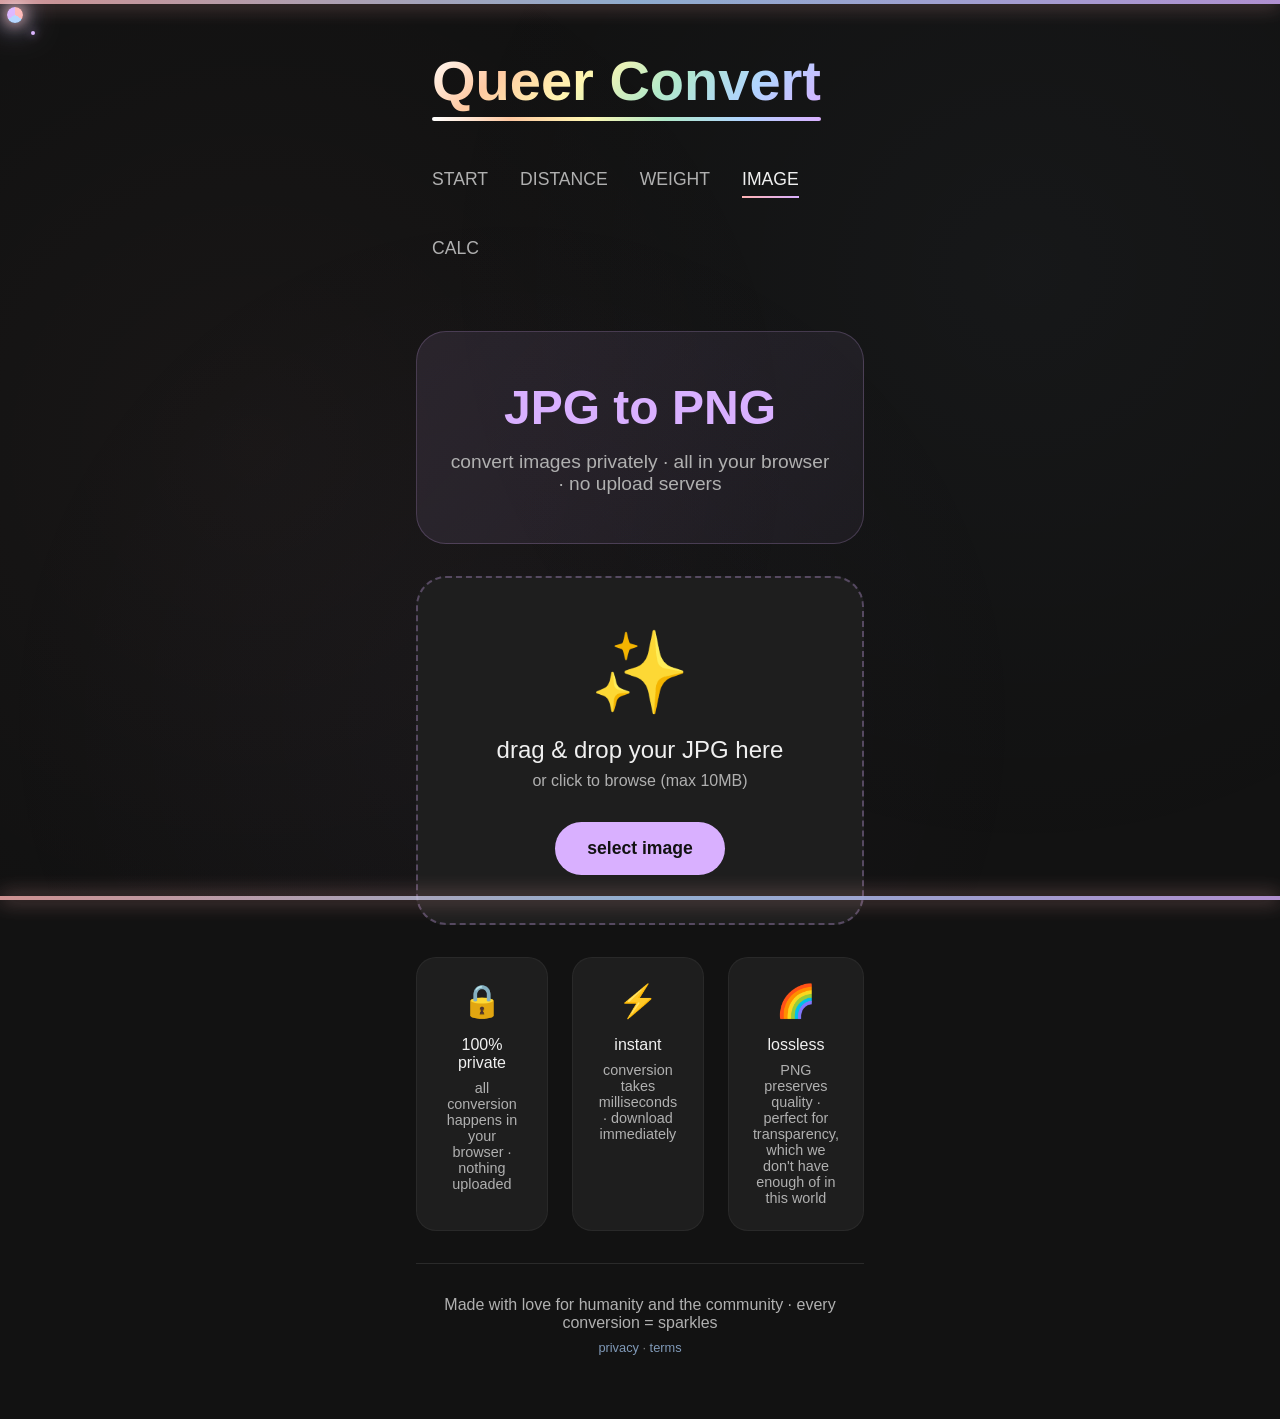
<file: pages/image.html>
<!DOCTYPE html>
<html lang="en">
<head>
    <meta charset="UTF-8">
    <meta name="viewport" content="width=device-width, initial-scale=1.0">
    <title>Queer Convert · image (JPG to PNG)</title>
    
    <!-- Meta tags -->
    <meta name="description" content="Convert JPG images to PNG format instantly. Drag, drop, and convert with pride!">
    <meta name="theme-color" content="#121212">
    
    <!-- Social meta -->
    <meta property="og:title" content="Queer Convert - image converter">
    <meta property="og:description" content="Convert JPG to PNG in your browser. No upload servers, everything stays private!">
    <meta property="og:type" content="website">
    <meta property="og:url" content="https://trinka.space/queer-convert/pages/image">
    
    <!-- Google AdSense -->
    <script async src="https://pagead2.googlesyndication.com/pagead/js/adsbygoogle.js?client=ca-pub-9636510656133349"
            crossorigin="anonymous"></script>
    
    <!-- CSS -->
    <link rel="stylesheet" href="../css/main.css">
    
    <!-- Extra styles for image page -->
    <style>
        /* Image page specific styling */
        .image-hero {
            background: linear-gradient(135deg, 
                rgba(217, 176, 255, 0.1) 0%, 
                rgba(217, 176, 255, 0.05) 100%);
            border-radius: 30px;
            padding: 3rem 2rem;
            margin-bottom: 2rem;
            text-align: center;
            border: 1px solid rgba(217, 176, 255, 0.2);
        }
        
        .image-hero h2 {
            font-size: 3rem;
            margin-bottom: 1rem;
            color: var(--rainbow-purple);
        }
        
        .image-hero p {
            color: var(--text-secondary);
            font-size: 1.2rem;
            max-width: 500px;
            margin: 0 auto;
        }
        
        /* Upload area */
        .upload-container {
            background: var(--bg-secondary);
            border-radius: 30px;
            padding: 3rem;
            margin-bottom: 2rem;
            border: 2px dashed rgba(217, 176, 255, 0.3);
            transition: all var(--transition-speed);
            cursor: none;
            text-align: center;
        }
        
        .upload-container:hover,
        .upload-container.drag-over {
            border-color: var(--rainbow-purple);
            background: rgba(217, 176, 255, 0.05);
            transform: scale(1.02);
        }
        
        .upload-icon {
            font-size: 5rem;
            margin-bottom: 1rem;
            animation: bounce 2s infinite;
        }
        
        @keyframes bounce {
            0%, 100% { transform: translateY(0); }
            50% { transform: translateY(-10px); }
        }
        
        .upload-text {
            color: var(--text-primary);
            font-size: 1.5rem;
            margin-bottom: 0.5rem;
        }
        
        .upload-hint {
            color: var(--text-secondary);
            margin-bottom: 2rem;
        }
        
        .upload-button {
            background: var(--rainbow-purple);
            color: var(--bg-primary);
            border: none;
            padding: 1rem 2rem;
            border-radius: 50px;
            font-size: 1.1rem;
            font-weight: 600;
            cursor: none;
            transition: all var(--transition-speed);
            display: inline-block;
        }
        
        .upload-button:hover {
            transform: scale(1.05);
            box-shadow: 0 0 20px rgba(217, 176, 255, 0.5);
        }
        
        /* Preview area */
        .preview-container {
            display: none;
            grid-template-columns: 1fr 1fr;
            gap: 2rem;
            margin-bottom: 2rem;
        }
        
        .preview-card {
            background: var(--bg-secondary);
            border-radius: 20px;
            padding: 1.5rem;
            border: 1px solid rgba(255,255,255,0.05);
        }
        
        .preview-header {
            display: flex;
            justify-content: space-between;
            align-items: center;
            margin-bottom: 1rem;
        }
        
        .preview-header h3 {
            color: var(--text-primary);
            font-size: 1.2rem;
        }
        
        .preview-badge {
            background: rgba(255,255,255,0.1);
            padding: 0.25rem 0.75rem;
            border-radius: 20px;
            font-size: 0.8rem;
            color: var(--text-secondary);
        }
        
        .image-preview {
            width: 100%;
            height: 200px;
            background: var(--bg-primary);
            border-radius: 12px;
            overflow: hidden;
            display: flex;
            align-items: center;
            justify-content: center;
            border: 1px solid rgba(255,255,255,0.1);
        }
        
        .image-preview img {
            max-width: 100%;
            max-height: 100%;
            object-fit: contain;
        }
        
        .image-info {
            margin-top: 1rem;
            color: var(--text-secondary);
            font-size: 0.9rem;
            display: flex;
            justify-content: space-between;
        }
        
        .download-button {
            background: var(--rainbow-purple);
            color: var(--bg-primary);
            border: none;
            padding: 1rem;
            border-radius: 12px;
            font-size: 1rem;
            font-weight: 600;
            cursor: none;
            transition: all var(--transition-speed);
            width: 100%;
            margin-top: 1rem;
            display: flex;
            align-items: center;
            justify-content: center;
            gap: 0.5rem;
        }
        
        .download-button:hover {
            transform: scale(1.02);
            box-shadow: 0 0 20px rgba(217, 176, 255, 0.5);
        }
        
        .download-button:disabled {
            opacity: 0.5;
            cursor: not-allowed;
            transform: none;
            box-shadow: none;
        }
        
        .reset-button {
            background: transparent;
            border: 1px solid rgba(255,255,255,0.1);
            color: var(--text-secondary);
            padding: 0.5rem 1rem;
            border-radius: 20px;
            font-size: 0.9rem;
            cursor: none;
            transition: all var(--transition-speed);
        }
        
        .reset-button:hover {
            border-color: var(--rainbow-purple);
            color: var(--text-primary);
        }
        
        /* Feature grid */
        .feature-grid {
            display: grid;
            grid-template-columns: repeat(3, 1fr);
            gap: 1.5rem;
            margin: 2rem 0;
        }
        
        .feature-card {
            background: var(--bg-secondary);
            border-radius: 20px;
            padding: 1.5rem;
            text-align: center;
            border: 1px solid rgba(255,255,255,0.05);
        }
        
        .feature-icon {
            font-size: 2rem;
            margin-bottom: 1rem;
        }
        
        .feature-title {
            color: var(--text-primary);
            font-size: 1rem;
            margin-bottom: 0.5rem;
        }
        
        .feature-desc {
            color: var(--text-secondary);
            font-size: 0.9rem;
        }
        
        /* Progress bar */
        .conversion-progress {
            display: none;
            margin: 2rem 0;
            text-align: center;
        }
        
        .progress-bar {
            width: 100%;
            height: 8px;
            background: rgba(255,255,255,0.1);
            border-radius: 4px;
            overflow: hidden;
            margin: 1rem 0;
        }
        
        .progress-fill {
            height: 100%;
            background: linear-gradient(90deg, 
                var(--rainbow-purple),
                var(--rainbow-blue));
            width: 0%;
            transition: width 0.3s;
        }
        
        @media (max-width: 600px) {
            .preview-container {
                grid-template-columns: 1fr;
            }
            
            .feature-grid {
                grid-template-columns: 1fr;
            }
            
            .upload-container {
                padding: 2rem;
            }
        }
    </style>
</head>
<body>
    <!-- Left Ad Column -->
    <div class="ad-column left">
        <div class="ad-placeholder" data-ad="left">
            <!-- AdSense will go here -->
            <span></span>
        </div>
    </div>

    <!-- Main Content -->
    <main class="main-content">
        <!-- Header -->
        <header class="site-header">
            <div class="logo-area">
                <a href="../index.html" style="text-decoration: none;">
                    <h1 class="site-title">Queer Convert</h1>
                </a>
                <div class="rainbow-bar"></div>
            </div>
            
            <!-- Navigation -->
            <nav class="main-nav">
                <a href="../index.html" class="nav-link">START</a>
                <a href="distance.html" class="nav-link">DISTANCE</a>
                <a href="weight.html" class="nav-link">WEIGHT</a>
                <a href="image.html" class="nav-link active">IMAGE</a>
                <a href="calculator.html" class="nav-link">CALC</a>
            </nav>
        </header>

        <!-- Hero Section -->
        <div class="image-hero">
            <h2>JPG to PNG</h2>
            <p>convert images privately · all in your browser · no upload servers</p>
        </div>

        <!-- Upload Area -->
        <div class="upload-container" id="uploadArea">
            <div class="upload-icon">✨</div>
            <div class="upload-text">drag & drop your JPG here</div>
            <div class="upload-hint">or click to browse (max 10MB)</div>
            <input type="file" id="fileInput" accept=".jpg,.jpeg,.jfif,.pjpeg,.pjp" style="display: none;">
            <button class="upload-button" id="selectButton">select image</button>
        </div>

        <!-- Progress Bar -->
        <div class="conversion-progress" id="progressContainer">
            <div class="progress-bar">
                <div class="progress-fill" id="progressFill"></div>
            </div>
            <div style="color: var(--text-secondary);" id="progressText">converting...</div>
        </div>

        <!-- Preview Area -->
        <div class="preview-container" id="previewContainer">
            <!-- Original Image -->
            <div class="preview-card">
                <div class="preview-header">
                    <h3>original</h3>
                    <span class="preview-badge" id="originalFormat">JPG</span>
                </div>
                <div class="image-preview" id="originalPreview">
                    <!-- Image will appear here -->
                </div>
                <div class="image-info">
                    <span id="originalName">filename.jpg</span>
                    <span id="originalSize">0 KB</span>
                </div>
                <button class="reset-button" id="resetButton" style="width: 100%;">convert another</button>
            </div>

            <!-- Converted PNG -->
            <div class="preview-card">
                <div class="preview-header">
                    <h3>converted</h3>
                    <span class="preview-badge">PNG</span>
                </div>
                <div class="image-preview" id="convertedPreview">
                    <!-- Converted image will appear here -->
                </div>
                <div class="image-info">
                    <span id="convertedName">filename.png</span>
                    <span id="convertedSize">0 KB</span>
                </div>
                <button class="download-button" id="downloadButton" disabled>
                    <span>💾</span> download PNG
                </button>
            </div>
        </div>

        <!-- Features -->
        <div class="feature-grid">
            <div class="feature-card">
                <div class="feature-icon">🔒</div>
                <div class="feature-title">100% private</div>
                <div class="feature-desc">all conversion happens in your browser · nothing uploaded</div>
            </div>
            <div class="feature-card">
                <div class="feature-icon">⚡</div>
                <div class="feature-title">instant</div>
                <div class="feature-desc">conversion takes milliseconds · download immediately</div>
            </div>
            <div class="feature-card">
                <div class="feature-icon">🌈</div>
                <div class="feature-title">lossless</div>
                <div class="feature-desc">PNG preserves quality · perfect for transparency, which we don't have enough of in this world</div>
            </div>
        </div>

        <!-- FOOTER - CORRECTLY PLACED here before scripts -->
        <footer class="site-footer">
            <p>Made with love for humanity and the community · every conversion = sparkles</p>
            <p class="footer-small">
                <a href="../privacy.html" style="color: var(--rainbow-blue);">privacy</a> · 
                <a href="../terms.html" style="color: var(--rainbow-blue);">terms</a>
            </p>
        </footer>
    </main>  <!-- Close main-content -->

    <!-- Right Ad Column -->
    <div class="ad-column right">
        <div class="ad-placeholder" data-ad="right">
            <!-- AdSense will go here -->
            <span></span>
        </div>
    </div>

    <!-- Scripts - CORRECTLY PLACED after footer, before </body> -->
    <script src="../js/main.js"></script>
    <script src="../js/confetti.js"></script>
    
    <!-- Image Conversion Logic - FIXED VERSION -->
    <script>
        // DOM Elements
        const uploadArea = document.getElementById('uploadArea');
        const fileInput = document.getElementById('fileInput');
        const selectButton = document.getElementById('selectButton');
        const previewContainer = document.getElementById('previewContainer');
        const progressContainer = document.getElementById('progressContainer');
        const progressFill = document.getElementById('progressFill');
        const progressText = document.getElementById('progressText');
        const originalPreview = document.getElementById('originalPreview');
        const convertedPreview = document.getElementById('convertedPreview');
        const originalName = document.getElementById('originalName');
        const originalSize = document.getElementById('originalSize');
        const convertedName = document.getElementById('convertedName');
        const convertedSize = document.getElementById('convertedSize');
        const downloadButton = document.getElementById('downloadButton');
        const resetButton = document.getElementById('resetButton');
        const originalFormat = document.getElementById('originalFormat');

        // Current image data
        let currentFile = null;
        let currentImage = null;
        let convertedBlob = null;
        let convertedUrl = null;

        // Drag & drop handlers
        uploadArea.addEventListener('dragover', (e) => {
            e.preventDefault();
            uploadArea.classList.add('drag-over');
        });

        uploadArea.addEventListener('dragleave', () => {
            uploadArea.classList.remove('drag-over');
        });

        uploadArea.addEventListener('drop', (e) => {
            e.preventDefault();
            uploadArea.classList.remove('drag-over');
            const files = e.dataTransfer.files;
            if (files.length > 0) {
                handleFile(files[0]);
            }
        });

        // Click handlers
        selectButton.addEventListener('click', () => {
            fileInput.click();
        });

        uploadArea.addEventListener('click', (e) => {
            if (e.target !== selectButton) {
                fileInput.click();
            }
        });

        fileInput.addEventListener('change', (e) => {
            if (e.target.files.length > 0) {
                handleFile(e.target.files[0]);
            }
        });

        // Reset button
        resetButton.addEventListener('click', () => {
            resetConverter();
        });

        // Handle file selection
        function handleFile(file) {
            // Check if it's a JPG
            if (!file.type.match('image/jpeg')) {
                alert('Please select a JPG image!');
                return;
            }

            // Check size (10MB limit)
            if (file.size > 10 * 1024 * 1024) {
                alert('Image too large! Maximum 10MB.');
                return;
            }

            currentFile = file;
            
            // Show progress
            uploadArea.style.display = 'none';
            progressContainer.style.display = 'block';
            
            // Simulate progress (since conversion is instant, but we want sparkles!)
            let progress = 0;
            const interval = setInterval(() => {
                progress += 10;
                progressFill.style.width = progress + '%';
                
                if (progress >= 100) {
                    clearInterval(interval);
                    progressText.textContent = 'conversion complete! ✨';
                    
                    // Trigger confetti
                    window.triggerConfetti('fabulous');
                    
                    // Show preview
                    setTimeout(() => {
                        progressContainer.style.display = 'none';
                        previewContainer.style.display = 'grid';
                        displayImages(file);
                    }, 500);
                } else {
                    progressText.textContent = 'converting... ' + progress + '%';
                }
            }, 50);
        }

        // Display original and converted images
        function displayImages(file) {
            const reader = new FileReader();
            
            reader.onload = (e) => {
                const img = new Image();
                img.onload = () => {
                    currentImage = img;
                    
                    // Display original
                    originalPreview.innerHTML = `<img src="${e.target.result}" alt="original">`;
                    originalName.textContent = file.name;
                    originalSize.textContent = formatBytes(file.size);
                    
                    // Check if already JPEG
                    if (file.type === 'image/jpeg' || file.type === 'image/jpg') {
                        originalFormat.textContent = 'JPG';
                    } else {
                        originalFormat.textContent = file.type.split('/')[1].toUpperCase();
                    }
                    
                    // Convert to PNG
                    convertToPNG(img, file);
                };
                img.src = e.target.result;
            };
            
            reader.readAsDataURL(file);
        }

        // Convert image to PNG - FIXED: pass file as parameter
        function convertToPNG(img, file) {
            // Create canvas
            const canvas = document.createElement('canvas');
            canvas.width = img.width;
            canvas.height = img.height;
            
            // Draw image
            const ctx = canvas.getContext('2d');
            ctx.drawImage(img, 0, 0);
            
            // Convert to PNG blob
            canvas.toBlob((blob) => {
                // Make sure blob is valid
                if (!blob || blob.size === 0) {
                    console.error('Failed to create PNG blob');
                    alert('Conversion failed. Please try again.');
                    return;
                }
                
                convertedBlob = blob;
                convertedUrl = URL.createObjectURL(blob);
                
                // Display converted
                convertedPreview.innerHTML = `<img src="${convertedUrl}" alt="converted PNG">`;
                convertedName.textContent = file.name.replace(/\.(jpg|jpeg|jfif|pjpeg|pjp)$/i, '.png');
                
                // Make sure we have valid numbers
                const blobSize = blob.size || 0;
                const fileSize = currentFile ? currentFile.size : file.size;
                
                convertedSize.textContent = formatBytes(blobSize);
                
                // Enable download
                downloadButton.disabled = false;
                
                // Show size comparison if we have valid sizes
                if (blobSize > 0 && fileSize > 0) {
                    const sizeDiff = ((blobSize - fileSize) / fileSize * 100).toFixed(1);
                    const sizeDiffClass = sizeDiff > 0 ? '⬆️' : '⬇️';
                    convertedSize.textContent += ` (${sizeDiffClass} ${Math.abs(sizeDiff)}%)`;
                }
                
            }, 'image/png');
        }

        // Download PNG - FIXED: better error handling and cross-browser support
        downloadButton.addEventListener('click', function() {
            if (!convertedUrl || !currentFile) {
                alert('No image to download. Please convert an image first.');
                return;
            }
            
            try {
                const a = document.createElement('a');
                a.href = convertedUrl;
                a.download = currentFile.name.replace(/\.(jpg|jpeg|jfif|pjpeg|pjp)$/i, '.png');
                
                // Required for Firefox
                document.body.appendChild(a);
                a.click();
                document.body.removeChild(a);
                
                // Extra confetti for download!
                window.triggerConfetti('high');
                
                console.log('Download started:', a.download);
            } catch (error) {
                console.error('Download failed:', error);
                alert('Download failed. Please try again.');
            }
        });

        // Reset converter
        function resetConverter() {
            // Clean up
            if (convertedUrl) {
                URL.revokeObjectURL(convertedUrl);
            }
            
            // Reset UI
            currentFile = null;
            currentImage = null;
            convertedBlob = null;
            convertedUrl = null;
            
            uploadArea.style.display = 'block';
            previewContainer.style.display = 'none';
            progressContainer.style.display = 'none';
            progressFill.style.width = '0%';
            downloadButton.disabled = true;
            
            // Clear previews
            originalPreview.innerHTML = '';
            convertedPreview.innerHTML = '';
            
            // Clear file input
            fileInput.value = '';
        }

        // Format bytes to human readable
        function formatBytes(bytes, decimals = 2) {
            if (bytes === 0) return '0 Bytes';
            if (!bytes || isNaN(bytes)) return '0 Bytes';
            
            const k = 1024;
            const dm = decimals < 0 ? 0 : decimals;
            const sizes = ['Bytes', 'KB', 'MB', 'GB'];
            
            const i = Math.floor(Math.log(bytes) / Math.log(k));
            
            return parseFloat((bytes / Math.pow(k, i)).toFixed(dm)) + ' ' + sizes[i];
        }

        // Clean up on page unload
        window.addEventListener('beforeunload', () => {
            if (convertedUrl) {
                URL.revokeObjectURL(convertedUrl);
            }
        });

        // Initial confetti
        document.addEventListener('DOMContentLoaded', () => {
            setTimeout(() => window.triggerConfetti('low'), 500);
        });
    </script>
</body>
</html>
</file>
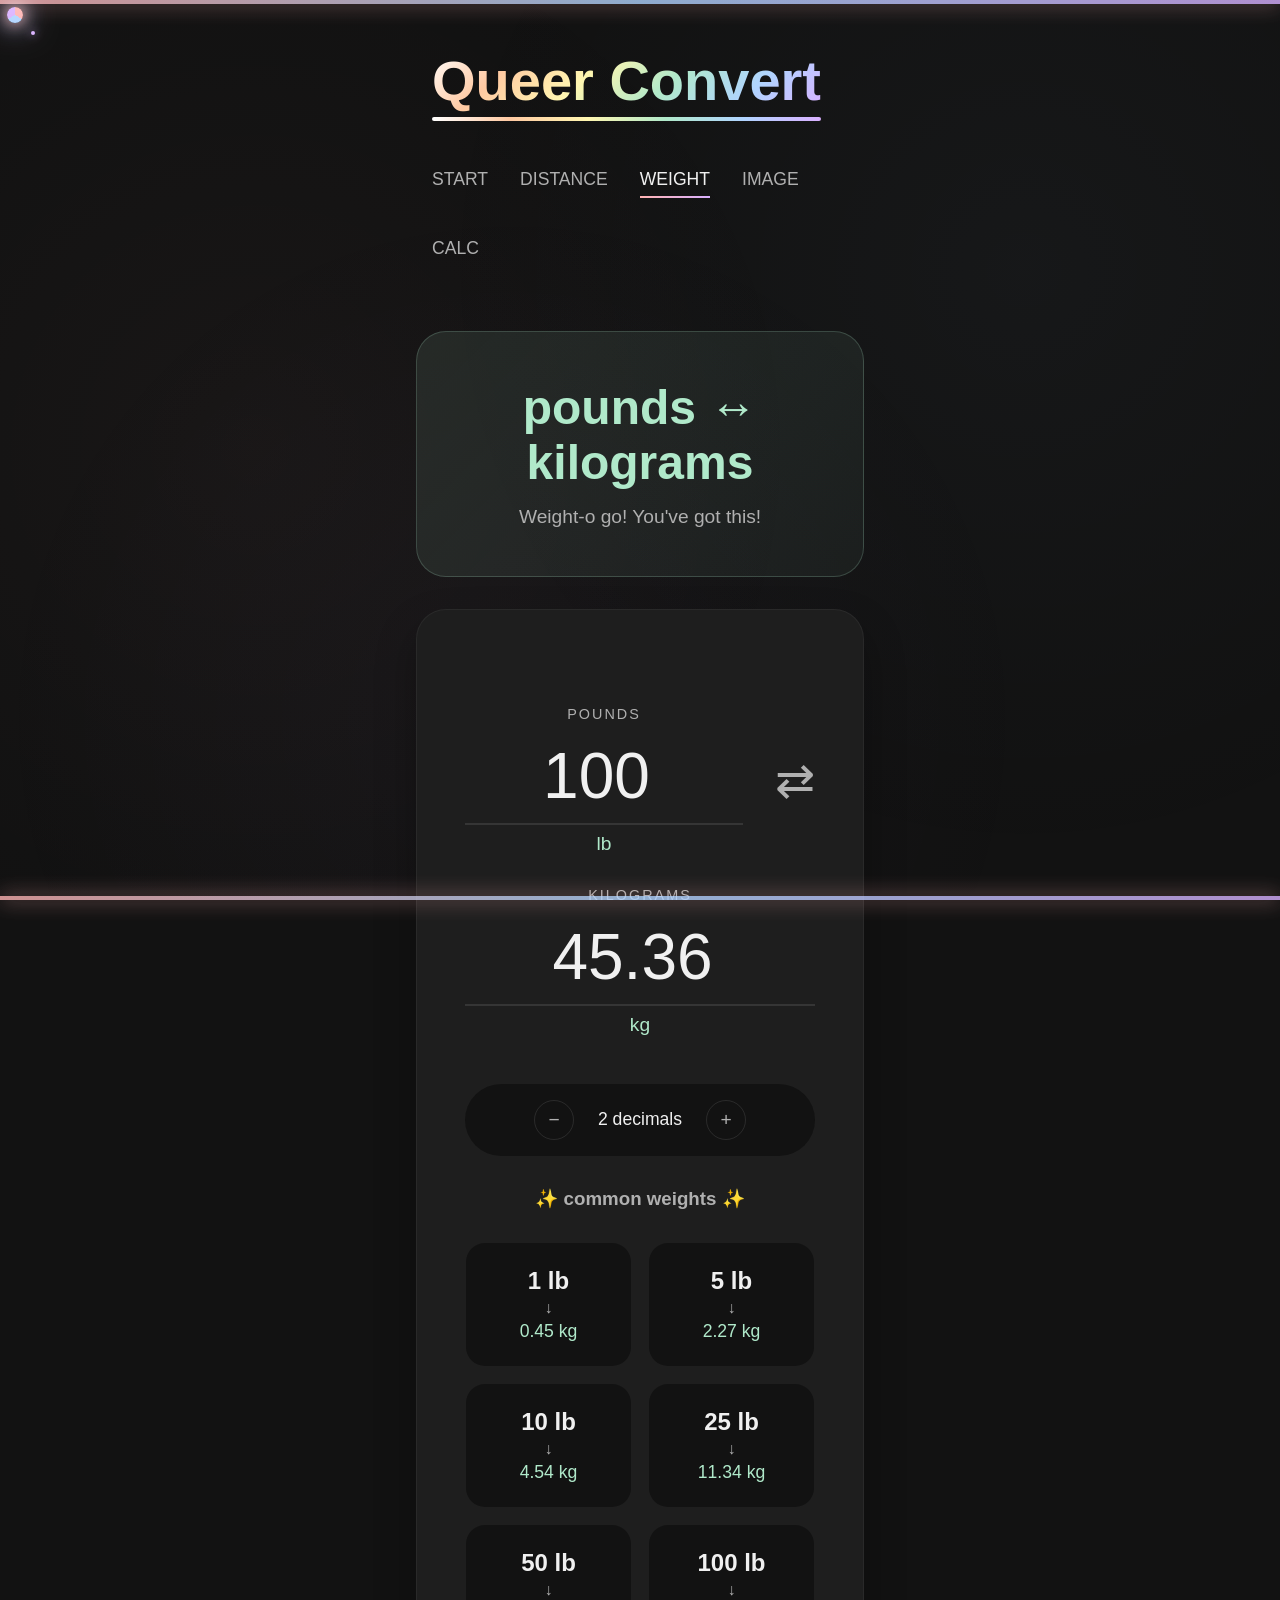
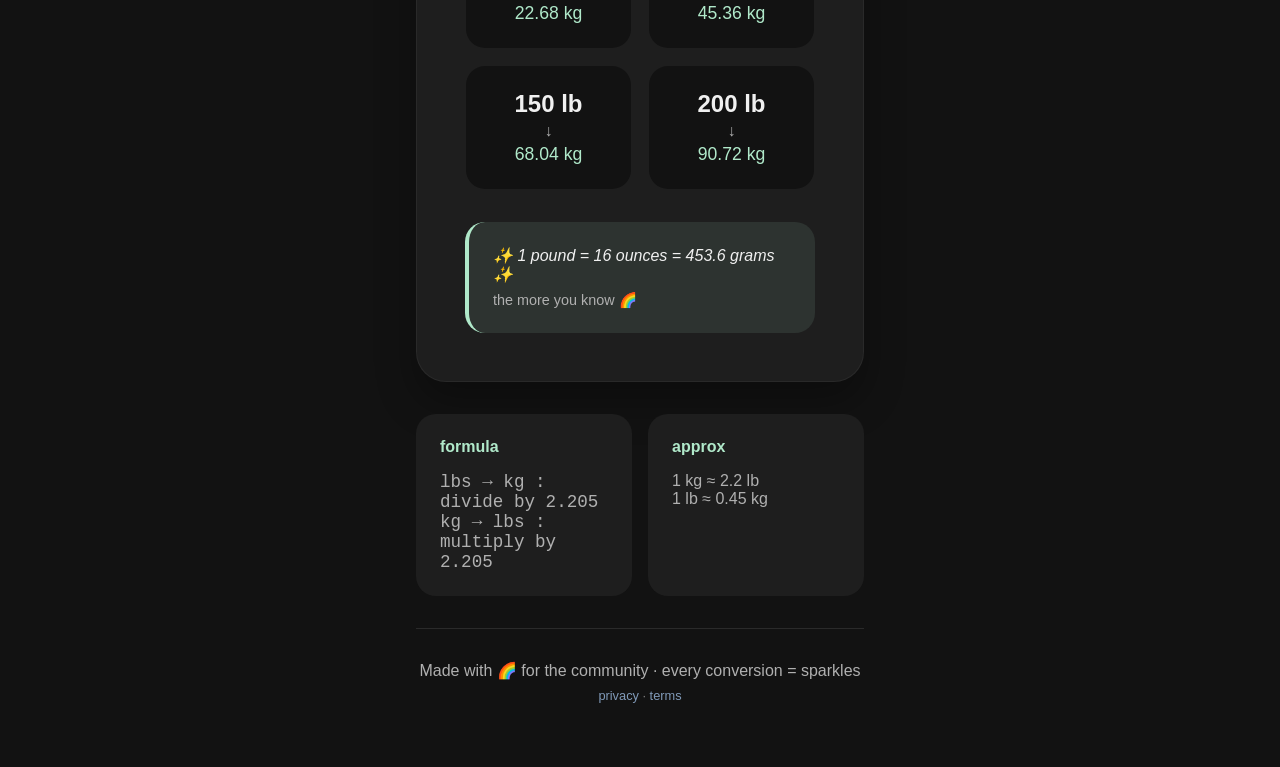
<file: pages/weight.html>
<!DOCTYPE html>
<html lang="en">
<head>
    <meta charset="UTF-8">
    <meta name="viewport" content="width=device-width, initial-scale=1.0">
    <title>Queer Convert · weight (lbs to kg)</title>
    
    <!-- Meta tags -->
    <meta name="description" content="Convert pounds to kilograms and back. Fast, accurate, and fabulous weight converter with sparkles!">
    <meta name="theme-color" content="#121212">
    
    <!-- Social meta -->
    <meta property="og:title" content="Queer Convert - weight converter">
    <meta property="og:description" content="Convert lbs to kg while hanging on in a cruel world. Weight conversions for anything and everything!">
    <meta property="og:type" content="website">
    <meta property="og:url" content="https://trinka.space/queer-convert/pages/weight">
    
    <!-- Google AdSense -->
    <script async src="https://pagead2.googlesyndication.com/pagead/js/adsbygoogle.js?client=ca-pub-9636510656133349"
            crossorigin="anonymous"></script>
    
    <!-- CSS -->
    <link rel="stylesheet" href="../css/main.css">
    
    <!-- Extra styles for weight page -->
    <style>
        /* Weight page specific styling */
        .weight-hero {
            background: linear-gradient(135deg, 
                rgba(176, 233, 202, 0.1) 0%, 
                rgba(176, 233, 202, 0.05) 100%);
            border-radius: 30px;
            padding: 3rem 2rem;
            margin-bottom: 2rem;
            text-align: center;
            border: 1px solid rgba(176, 233, 202, 0.2);
        }
        
        .weight-hero h2 {
            font-size: 3rem;
            margin-bottom: 1rem;
            color: var(--rainbow-green);
        }
        
        .weight-hero p {
            color: var(--text-secondary);
            font-size: 1.2rem;
            max-width: 500px;
            margin: 0 auto;
        }
        
        .converter-card {
            background: var(--bg-secondary);
            border-radius: 30px;
            padding: 3rem;
            margin-bottom: 2rem;
            border: 1px solid rgba(255,255,255,0.05);
            box-shadow: 0 20px 40px rgba(0,0,0,0.3);
        }
        
        .weight-display {
            display: flex;
            align-items: center;
            justify-content: center;
            gap: 2rem;
            margin: 3rem 0;
            flex-wrap: wrap;
        }
        
        .weight-unit {
            flex: 1;
            min-width: 200px;
            text-align: center;
        }
        
        .weight-unit .label {
            color: var(--text-secondary);
            text-transform: uppercase;
            letter-spacing: 2px;
            font-size: 0.9rem;
            margin-bottom: 0.5rem;
        }
        
        .weight-unit .value {
            font-size: 4rem;
            font-weight: 300;
            color: var(--text-primary);
            line-height: 1.2;
        }
        
        .weight-unit input.value {
            background: transparent;
            border: none;
            border-bottom: 2px solid rgba(255,255,255,0.1);
            text-align: center;
            font-size: 4rem;
            width: 100%;
            color: var(--text-primary);
            font-weight: 300;
            padding: 0.5rem;
        }
        
        .weight-unit input.value:focus {
            outline: none;
            border-bottom-color: var(--rainbow-green);
        }
        
        .weight-unit .unit-name {
            color: var(--rainbow-green);
            font-size: 1.2rem;
            margin-top: 0.5rem;
            font-weight: 500;
        }
        
        .swap-icon {
            font-size: 3rem;
            color: var(--text-secondary);
            cursor: none;
            transition: all 0.5s ease;
            animation: float 3s infinite;
        }
        
        .swap-icon:hover {
            color: var(--rainbow-green);
            transform: rotate(180deg) scale(1.2);
        }
        
        @keyframes float {
            0%, 100% { transform: translateY(0); }
            50% { transform: translateY(-10px); }
        }
        
        .precision-control {
            display: flex;
            align-items: center;
            justify-content: center;
            gap: 1rem;
            margin: 2rem 0;
            padding: 1rem;
            background: var(--bg-primary);
            border-radius: 50px;
        }
        
        .precision-btn {
            background: transparent;
            border: 1px solid rgba(255,255,255,0.1);
            color: var(--text-secondary);
            width: 40px;
            height: 40px;
            border-radius: 50%;
            font-size: 1.2rem;
            cursor: none;
            transition: all var(--transition-speed);
        }
        
        .precision-btn:hover {
            background: var(--rainbow-green);
            color: var(--bg-primary);
            border-color: var(--rainbow-green);
        }
        
        .precision-value {
            color: var(--text-primary);
            font-size: 1.1rem;
            min-width: 100px;
            text-align: center;
        }
        
        .common-weights {
            display: grid;
            grid-template-columns: repeat(auto-fit, minmax(120px, 1fr));
            gap: 1rem;
            margin: 2rem 0;
        }
        
        .weight-preset {
            background: var(--bg-primary);
            border: 1px solid rgba(255,255,255,0.05);
            border-radius: 20px;
            padding: 1.5rem 1rem;
            text-align: center;
            cursor: none;
            transition: all var(--transition-speed);
        }
        
        .weight-preset:hover {
            transform: translateY(-4px);
            border-color: var(--rainbow-green);
            box-shadow: 0 10px 20px rgba(176, 233, 202, 0.2);
        }
        
        .weight-preset .lbs {
            font-size: 1.5rem;
            color: var(--text-primary);
            font-weight: 600;
        }
        
        .weight-preset .kg {
            color: var(--rainbow-green);
            font-size: 1.1rem;
            margin-top: 0.25rem;
        }
        
        .weight-preset .arrow {
            color: var(--text-secondary);
            margin: 0.25rem 0;
        }
        
        .fun-fact {
            background: rgba(176, 233, 202, 0.1);
            border-radius: 20px;
            padding: 1.5rem;
            margin-top: 2rem;
            border-left: 4px solid var(--rainbow-green);
        }
        
        .fun-fact p {
            color: var(--text-primary);
            font-style: italic;
        }
        
        .fun-fact .fact-source {
            color: var(--text-secondary);
            font-size: 0.9rem;
            margin-top: 0.5rem;
        }
        
        @media (max-width: 600px) {
            .weight-display {
                flex-direction: column;
            }
            
            .swap-icon {
                transform: rotate(90deg);
            }
            
            .swap-icon:hover {
                transform: rotate(270deg) scale(1.2);
            }
            
            .weight-unit .value,
            .weight-unit input.value {
                font-size: 3rem;
            }
        }
    </style>
</head>
<body>
    <!-- Left Ad Column -->
    <div class="ad-column left">
        <div class="ad-placeholder" data-ad="left">
            <!-- AdSense will go here -->
            <span></span>
        </div>
    </div>

    <!-- Main Content -->
    <main class="main-content">
        <!-- Header -->
        <header class="site-header">
            <div class="logo-area">
                <a href="../index.html" style="text-decoration: none;">
                    <h1 class="site-title">Queer Convert</h1>
                </a>
                <div class="rainbow-bar"></div>
            </div>
            
            <!-- Navigation -->
            <nav class="main-nav">
                <a href="../index.html" class="nav-link">START</a>
                <a href="distance.html" class="nav-link">DISTANCE</a>
                <a href="weight.html" class="nav-link active">WEIGHT</a>
                <a href="image.html" class="nav-link">IMAGE</a>
                <a href="calculator.html" class="nav-link">CALC</a>
            </nav>
        </header>

        <!-- Hero Section -->
        <div class="weight-hero">
            <h2>pounds ↔ kilograms</h2>
            <p>Weight-o go! You've got this!</p>
        </div>

        <!-- Main Converter Card -->
        <div class="converter-card">
            <!-- Weight Display -->
            <div class="weight-display">
                <div class="weight-unit">
                    <div class="label" id="leftLabel">pounds</div>
                    <input type="number" id="leftValue" class="value" value="100" step="any" placeholder="0">
                    <div class="unit-name" id="leftUnit">lb</div>
                </div>
                
                <!-- SIMPLE SWAP BUTTON - just swaps the labels and recalculates -->
                <div class="swap-icon" onclick="swapUnits()" title="swap which unit you're converting from">⇄</div>
                
                <div class="weight-unit">
                    <div class="label" id="rightLabel">kilograms</div>
                    <input type="number" id="rightValue" class="value" value="45.36" step="any" placeholder="0" readonly>
                    <div class="unit-name" id="rightUnit">kg</div>
                </div>
            </div>

            <!-- Precision Control -->
            <div class="precision-control">
                <button class="precision-btn" onclick="adjustPrecision(-1)">−</button>
                <span class="precision-value" id="precisionDisplay">2 decimals</span>
                <button class="precision-btn" onclick="adjustPrecision(1)">+</button>
            </div>

            <!-- Quick Conversions -->
            <h3 style="color: var(--text-secondary); margin: 2rem 0 1rem; text-align: center;">✨ common weights ✨</h3>
            
            <div class="common-weights">
                <div class="weight-preset" onclick="setPreset(1)">
                    <div class="lbs">1 lb</div>
                    <div class="arrow">↓</div>
                    <div class="kg">0.45 kg</div>
                </div>
                <div class="weight-preset" onclick="setPreset(5)">
                    <div class="lbs">5 lb</div>
                    <div class="arrow">↓</div>
                    <div class="kg">2.27 kg</div>
                </div>
                <div class="weight-preset" onclick="setPreset(10)">
                    <div class="lbs">10 lb</div>
                    <div class="arrow">↓</div>
                    <div class="kg">4.54 kg</div>
                </div>
                <div class="weight-preset" onclick="setPreset(25)">
                    <div class="lbs">25 lb</div>
                    <div class="arrow">↓</div>
                    <div class="kg">11.34 kg</div>
                </div>
                <div class="weight-preset" onclick="setPreset(50)">
                    <div class="lbs">50 lb</div>
                    <div class="arrow">↓</div>
                    <div class="kg">22.68 kg</div>
                </div>
                <div class="weight-preset" onclick="setPreset(100)">
                    <div class="lbs">100 lb</div>
                    <div class="arrow">↓</div>
                    <div class="kg">45.36 kg</div>
                </div>
                <div class="weight-preset" onclick="setPreset(150)">
                    <div class="lbs">150 lb</div>
                    <div class="arrow">↓</div>
                    <div class="kg">68.04 kg</div>
                </div>
                <div class="weight-preset" onclick="setPreset(200)">
                    <div class="lbs">200 lb</div>
                    <div class="arrow">↓</div>
                    <div class="kg">90.72 kg</div>
                </div>
            </div>

            <!-- Fun Facts -->
            <div class="fun-fact" id="funFact">
                <p>✨ 1 pound = 16 ounces = 453.6 grams ✨</p>
                <div class="fact-source">the more you know 🌈</div>
            </div>
        </div>

        <!-- Additional Info -->
        <div style="display: grid; grid-template-columns: 1fr 1fr; gap: 1rem; margin-bottom: 2rem;">
            <div style="background: var(--bg-secondary); border-radius: 20px; padding: 1.5rem;">
                <h4 style="color: var(--rainbow-green); margin-bottom: 1rem;">formula</h4>
                <p style="color: var(--text-secondary); font-family: monospace; font-size: 1.1rem;">
                    lbs → kg : divide by 2.205<br>
                    kg → lbs : multiply by 2.205
                </p>
            </div>
            <div style="background: var(--bg-secondary); border-radius: 20px; padding: 1.5rem;">
                <h4 style="color: var(--rainbow-green); margin-bottom: 1rem;">approx</h4>
                <p style="color: var(--text-secondary);">
                    1 kg ≈ 2.2 lb<br>
                    1 lb ≈ 0.45 kg
                </p>
            </div>
        </div>

        <!-- FOOTER -->
        <footer class="site-footer">
            <p>Made with 🌈 for the community · every conversion = sparkles</p>
            <p class="footer-small">
                <a href="../privacy.html" style="color: var(--rainbow-blue);">privacy</a> · 
                <a href="../terms.html" style="color: var(--rainbow-blue);">terms</a>
            </p>
        </footer>
    </main>

    <!-- Right Ad Column -->
    <div class="ad-column right">
        <div class="ad-placeholder" data-ad="right">
            <span></span>
        </div>
    </div>

    <!-- Scripts -->
    <script src="../js/main.js"></script>
    <script src="../js/confetti.js"></script>
    
    <!-- SIMPLE WEIGHT CONVERSION LOGIC -->
    <script>
        // Track which unit is on the left
        let leftIsLbs = true;  // true = left is lbs, false = left is kg
        
        // Precision setting
        let precision = 2;
        
        // Get elements
        const leftLabel = document.getElementById('leftLabel');
        const leftUnit = document.getElementById('leftUnit');
        const leftValue = document.getElementById('leftValue');
        const rightLabel = document.getElementById('rightLabel');
        const rightUnit = document.getElementById('rightUnit');
        const rightValue = document.getElementById('rightValue');
        const precisionDisplay = document.getElementById('precisionDisplay');
        
        // Conversion factors
        const LBS_TO_KG = 0.45359237;
        const KG_TO_LBS = 2.20462262;
        
        // Format number to current precision
        function formatNumber(num) {
            return num.toFixed(precision);
        }
        
        // Update the conversion based on left value
        function updateConversion() {
            const leftNum = parseFloat(leftValue.value) || 0;
            
            if (leftIsLbs) {
                // Left is lbs, convert to kg on right
                rightValue.value = formatNumber(leftNum * LBS_TO_KG);
            } else {
                // Left is kg, convert to lbs on right
                rightValue.value = formatNumber(leftNum * KG_TO_LBS);
            }
            
            // Trigger confetti
            window.triggerConfetti('low');
        }
        
        // SIMPLE SWAP - just swap the labels and recalculate
        function swapUnits() {
            // Swap the flag
            leftIsLbs = !leftIsLbs;
            
            // Update labels
            if (leftIsLbs) {
                leftLabel.textContent = 'pounds';
                leftUnit.textContent = 'lb';
                rightLabel.textContent = 'kilograms';
                rightUnit.textContent = 'kg';
            } else {
                leftLabel.textContent = 'kilograms';
                leftUnit.textContent = 'kg';
                rightLabel.textContent = 'pounds';
                rightUnit.textContent = 'lb';
            }
            
            // Recalculate based on current left value
            updateConversion();
            
            // Extra sparkles for swap
            window.triggerConfetti('medium');
        }
        
        // Set preset value (always sets the left input)
        function setPreset(lbs) {
            if (leftIsLbs) {
                // Left is lbs, just set the value
                leftValue.value = lbs;
            } else {
                // Left is kg, convert lbs to kg
                leftValue.value = formatNumber(lbs * LBS_TO_KG);
            }
            updateConversion();
        }
        
        // Adjust precision
        function adjustPrecision(delta) {
            precision = Math.min(6, Math.max(0, precision + delta));
            precisionDisplay.textContent = precision + ' decimal' + (precision !== 1 ? 's' : '');
            
            // Reconvert with new precision
            updateConversion();
        }
        
        // Event listeners
        leftValue.addEventListener('input', function() {
            updateConversion();
        });
        
        // Fun facts array
        const funFacts = [
            { fact: "1 pound = 16 ounces = 453.6 grams", source: "basic conversion" },
            { fact: "The kilogram is the only SI base unit with a prefix", source: "nerd fact" },
            { fact: "We will make it and the planet shall be ok!", source: "everyone who cares" },
            { fact: "A pound is officially 'pound-mass' in science", source: "the more you know" },
            { fact: "The idiom _in for a penny, in for a pound_ originates from 17th-century British monetary system. It is a phrase used to indicate that if you have already invested time, money, or effort into a small part of a project (the penny), you might as well commit fully to the entire project (the pound), even if it becomes more difficult or expensive than first anticipated." },
            { fact: "A liter of water weighs exactly 1 kg", source: "handy reference" },
            { fact: "Weight-o go! You've got this!", source: "queer convert" }
        ];
        
        let factIndex = 0;
        
        // Rotate fun facts every 10 seconds
        setInterval(() => {
            factIndex = (factIndex + 1) % funFacts.length;
            const fact = funFacts[factIndex];
            document.getElementById('funFact').innerHTML = `
                <p>✨ ${fact.fact} ✨</p>
                <div class="fact-source">${fact.source}</div>
            `;
        }, 10000);
        
        // Initialize
        document.addEventListener('DOMContentLoaded', function() {
            precisionDisplay.textContent = precision + ' decimal' + (precision !== 1 ? 's' : '');
            updateConversion();
            setTimeout(() => window.triggerConfetti('low'), 500);
        });
    </script>
</body>
</html>
</file>
<file: css/main.css>
/* ===== RESET & BASE ===== */
* {
    margin: 0;
    padding: 0;
    box-sizing: border-box;
}

:root {
    /* Dark theme base */
    --bg-primary: #121212;
    --bg-secondary: #1E1E1E;
    --text-primary: #F0F0F0;
    --text-secondary: #B0B0B0;
    
    /* Pastel rainbow */
    --rainbow-red: #FFB3B3;
    --rainbow-white: #FFFFFF;
    --rainbow-orange: #FFC9A2;
    --rainbow-yellow: #FFF6B0;
    --rainbow-green: #B0E9CA;
    --rainbow-blue: #B0D4FF;
    --rainbow-purple: #D9B0FF;
    
    /* Tool-specific accents */
    --tool-image: var(--rainbow-purple);
    --tool-distance: var(--rainbow-blue);
    --tool-weight: var(--rainbow-green);
    --tool-calculator: var(--rainbow-yellow);
    --tool-fun: var(--rainbow-orange);
    
    /* Effects */
    --glitter-size: 4px;
    --transition-speed: 0.3s;
}

body {
    font-family: -apple-system, BlinkMacSystemFont, 'Segoe UI', Roboto, Oxygen, Ubuntu, sans-serif;
    background-color: var(--bg-primary);
    color: var(--text-primary);
    min-height: 100vh;
    display: flex;
    position: relative;
    overflow-x: hidden;
    cursor: none;
}

/* ===== THEME RIBBONS - FIXADE ===== */
.theme-ribbon {
    position: fixed;
    left: 0;
    width: 100%;
    height: 4px;
    background: linear-gradient(90deg, 
        var(--color-1, var(--rainbow-red)),
        var(--color-2, var(--rainbow-blue)),
        var(--color-3, var(--rainbow-purple)));
    z-index: 100;
    pointer-events: none;
    opacity: 0.8;
    animation: ribbon-wave 4s infinite ease-in-out;
    box-shadow: 0 0 20px var(--color-1, var(--rainbow-red));
}

.ribbon-top {
    top: 0;
}

.ribbon-bottom {
    bottom: 0;
}

@keyframes ribbon-wave {
    0%, 100% { 
        opacity: 0.6; 
        height: 4px;
        box-shadow: 0 0 10px var(--color-1);
    }
    50% { 
        opacity: 1; 
        height: 6px;
        box-shadow: 0 0 30px var(--color-2), 0 0 60px var(--color-3);
    }
}

/* ===== FABULOUS THEMED CURSOR ===== */
.glitter-cursor {
    width: 30px;
    height: 30px;
    position: fixed;
    pointer-events: none;
    z-index: 9999;
    mix-blend-mode: screen;
    display: flex;
    align-items: center;
    justify-content: center;
}

.cursor-center {
    width: 16px;
    height: 16px;
    border-radius: 50%;
    background: conic-gradient(
        from 0deg,
        var(--color-1, var(--rainbow-red)) 0deg 120deg,
        var(--color-2, var(--rainbow-blue)) 120deg 240deg,
        var(--color-3, var(--rainbow-purple)) 240deg 360deg
    );
    animation: spin-cursor 3s linear infinite;
    box-shadow: 0 0 15px var(--color-1, var(--rainbow-red)),
                0 0 25px var(--color-2, var(--rainbow-blue)),
                0 0 35px var(--color-3, var(--rainbow-purple));
}

.glitter-cursor::before,
.glitter-cursor::after {
    content: '';
    position: absolute;
    width: 4px;
    height: 4px;
    border-radius: 50%;
    animation: sparkle 1.5s infinite;
}

.glitter-cursor::before {
    background: var(--color-1, var(--rainbow-red));
    box-shadow: 0 0 10px var(--color-1, var(--rainbow-red));
    left: -5px;
    top: -5px;
}

.glitter-cursor::after {
    background: var(--color-3, var(--rainbow-purple));
    box-shadow: 0 0 10px var(--color-3, var(--rainbow-purple));
    right: -5px;
    bottom: -5px;
    animation-delay: 0.5s;
}

/* Sparkle trail */
.cursor-sparkle {
    position: fixed;
    width: var(--glitter-size);
    height: var(--glitter-size);
    border-radius: 50%;
    pointer-events: none;
    z-index: 9998;
    animation: fadeSparkle 1s ease-out forwards;
    box-shadow: 0 0 10px currentColor;
}

@keyframes sparkle {
    0%, 100% { transform: scale(1); opacity: 1; }
    50% { transform: scale(1.5); opacity: 0.5; }
}

@keyframes fadeSparkle {
    0% { transform: scale(1); opacity: 1; }
    100% { transform: scale(0); opacity: 0; }
}

@keyframes spin-cursor {
    from { transform: rotate(0deg); }
    to { transform: rotate(360deg); }
}

/* ===== LASER RAINBOW - LÅNGA KAOTISKA LJUSSTRÅK ===== */
.laser-beam {
    position: fixed;
    pointer-events: none;
    z-index: 9999;
    border-radius: 50%;
    filter: blur(1px);
    mix-blend-mode: screen;
}

.laser-trail {
    position: fixed;
    pointer-events: none;
    z-index: 9998;
    border-radius: 50%;
    filter: blur(8px);
    mix-blend-mode: screen;
    opacity: 0.6;
}

/* ===== ICE EFFECTS ===== */
.ice-effect {
    pointer-events: none;
    position: fixed;
    z-index: 9998;
}

@keyframes ice-float {
    0% {
        transform: translate(0, 0) rotate(0deg) scale(0.3);
        opacity: 0;
    }
    20% {
        opacity: 1;
        transform: translate(15px, -20px) rotate(45deg) scale(1);
    }
    40% {
        transform: translate(-20px, -50px) rotate(90deg) scale(0.9);
    }
    60% {
        transform: translate(25px, -80px) rotate(135deg) scale(1.1);
    }
    80% {
        transform: translate(-15px, -110px) rotate(180deg) scale(0.8);
        opacity: 0.6;
    }
    100% {
        transform: translate(0, -140px) rotate(225deg) scale(0);
        opacity: 0;
    }
}

/* Olika animationer för olika isformer */
.ice-effect:nth-child(3n) {
    animation: ice-spin 2.5s ease-out forwards;
}

@keyframes ice-spin {
    0% { transform: translate(0, 0) rotate(0deg) scale(0.2); opacity: 0; }
    20% { transform: translate(-25px, -30px) rotate(180deg) scale(1); opacity: 1; }
    40% { transform: translate(25px, -70px) rotate(360deg) scale(0.9); }
    60% { transform: translate(-35px, -110px) rotate(540deg) scale(1.1); }
    80% { transform: translate(20px, -150px) rotate(720deg) scale(0.7); opacity: 0.5; }
    100% { transform: translate(0, -190px) rotate(900deg) scale(0); opacity: 0; }
}

/* ===== ULTRA DISCO MODE (vid 999 clicks) ===== */
body.ultra-disco {
    animation: ultra-disco-bg 0.2s infinite alternate;
}

@keyframes ultra-disco-bg {
    0% { background: #ff0000; }
    10% { background: #ff6600; }
    20% { background: #ffcc00; }
    30% { background: #33ff00; }
    40% { background: #00ffcc; }
    50% { background: #0066ff; }
    60% { background: #3300ff; }
    70% { background: #9900ff; }
    80% { background: #ff00cc; }
    90% { background: #ff0066; }
    100% { background: #ff0000; }
}

body.ultra-disco .tool-card {
    animation: ultra-disco-card 0.2s infinite alternate;
}

@keyframes ultra-disco-card {
    0% { 
        border-color: #ff0000;
        box-shadow: 0 0 50px #ff0000;
        transform: scale(1);
    }
    25% { 
        border-color: #ffff00;
        box-shadow: 0 0 50px #ffff00;
    }
    50% { 
        border-color: #00ff00;
        box-shadow: 0 0 50px #00ff00;
        transform: scale(1.02);
    }
    75% { 
        border-color: #00ffff;
        box-shadow: 0 0 50px #00ffff;
    }
    100% { 
        border-color: #ff00ff;
        box-shadow: 0 0 50px #ff00ff;
        transform: scale(1);
    }
}

/* ===== PARALLAX BACKGROUND ===== */
.parallax-layer {
    position: fixed;
    top: 0;
    left: 0;
    width: 100%;
    height: 100%;
    pointer-events: none;
    z-index: -1;
}

.layer-1 {
    background: radial-gradient(circle at 20% 50%, rgba(255, 179, 179, 0.03) 0%, transparent 50%);
    animation: parallax-drift 20s infinite alternate;
}

.layer-2 {
    background: radial-gradient(circle at 80% 30%, rgba(176, 212, 255, 0.03) 0%, transparent 50%);
    animation: parallax-drift 25s infinite alternate-reverse;
}

.layer-3 {
    background: radial-gradient(circle at 40% 80%, rgba(217, 176, 255, 0.03) 0%, transparent 50%);
    animation: parallax-drift 30s infinite alternate;
}

@keyframes parallax-drift {
    0% { transform: translate(0, 0) scale(1); }
    100% { transform: translate(-2%, -2%) scale(1.05); }
}

/* ===== AD COLUMNS ===== */
.ad-column {
    width: 30vw;
    min-height: 100vh;
    position: relative;
    z-index: 1;
}

/* ===== MAIN CONTENT ===== */
.main-content {
    width: 40vw;
    min-height: 100vh;
    padding: 2rem;
    position: relative;
    z-index: 2;
}

/* ===== HEADER ===== */
.site-header {
    margin-bottom: 3rem;
    padding: 1rem;
    border-radius: 10px;
    transition: all 0.3s ease;
}

.logo-area {
    position: relative;
    display: inline-block;
    margin-bottom: 1rem;
}

.site-title {
    font-size: 3.5rem;
    font-weight: 700;
    background: linear-gradient(135deg, 
        var(--rainbow-white),
        var(--rainbow-orange),
        var(--rainbow-yellow),
        var(--rainbow-green),
        var(--rainbow-blue),
        var(--rainbow-purple));
    -webkit-background-clip: text;
    -webkit-text-fill-color: transparent;
    background-clip: text;
    margin-bottom: 0.25rem;
}

.rainbow-bar {
    height: 4px;
    width: 100%;
    background: linear-gradient(90deg, 
        var(--rainbow-white),
        var(--rainbow-orange),
        var(--rainbow-yellow),
        var(--rainbow-green),
        var(--rainbow-blue),
        var(--rainbow-purple));
    border-radius: 20px;
    animation: shimmer 4s infinite;
}

@keyframes shimmer {
    0% { opacity: 0.7; }
    50% { opacity: 1; }
    100% { opacity: 0.7; }
}

/* ===== NAVIGATION ===== */
.main-nav {
    display: flex;
    gap: 2rem;
    margin-top: 1.5rem;
    flex-wrap: wrap;
}

.nav-link {
    color: var(--text-secondary);
    text-decoration: none;
    font-size: 1.1rem;
    font-weight: 500;
    padding: 0.5rem 0;
    position: relative;
    transition: color var(--transition-speed);
}

.nav-link::after {
    content: '';
    position: absolute;
    bottom: 0;
    left: 0;
    width: 0;
    height: 2px;
    background: linear-gradient(90deg, 
        var(--rainbow-red),
        var(--rainbow-purple));
    transition: width var(--transition-speed);
}

.nav-link:hover,
.nav-link.active {
    color: var(--text-primary);
}

.nav-link:hover::after,
.nav-link.active::after {
    width: 100%;
}

/* ===== SLOGAN ===== */
.slogan-container {
    background: var(--bg-secondary);
    border-radius: 10px;
    padding: 1.5rem 2rem;
    margin-bottom: 3rem;
    border-left: 4px solid var(--rainbow-purple);
    box-shadow: 0 4px 20px rgba(0, 3, 0, 0.3);
}

.slogan {
    font-size: 1.25rem;
    line-height: 1.6;
    color: var(--text-primary);
}

.slogan-break {
    display: block;
    font-style: italic;
    margin-top: 0.25rem;
}

.slogan-highlight {
    display: inline-block;
    margin-left: 0.5rem;
    animation: wave 2s infinite;
}

@keyframes wave {
    0%, 100% { transform: rotate(0deg); }
    25% { transform: rotate(10deg); }
    75% { transform: rotate(-10deg); }
}

/* ===== TOOLS GRID ===== */
.tools-grid {
    display: grid;
    grid-template-columns: repeat(2, 1fr);
    gap: 1.5rem;
    margin-bottom: 3rem;
}

.tool-card {
    background: var(--bg-secondary);
    border-radius: 16px;
    padding: 1.5rem;
    transition: transform var(--transition-speed), box-shadow var(--transition-speed);
    position: relative;
    overflow: hidden;
    border: 1px solid rgba(255, 255, 255, 0.05);
}

/* Tool-specific gradients */
.tool-card[data-tool="image"] {
    border-top: 3px solid var(--tool-image);
}
.tool-card[data-tool="distance"] {
    border-top: 3px solid var(--tool-distance);
}
.tool-card[data-tool="weight"] {
    border-top: 3px solid var(--tool-weight);
}
.tool-card[data-tool="calculator"] {
    border-top: 3px solid var(--tool-calculator);
}
.trump-card {
    border-top: 3px solid var(--tool-fun);
}

.tool-card:hover {
    transform: translateY(-4px);
    box-shadow: 0 8px 30px rgba(0, 0, 0, 0.4);
}

.tool-card::before {
    content: '';
    position: absolute;
    top: -50%;
    left: -50%;
    width: 200%;
    height: 200%;
    background: radial-gradient(circle, rgba(255,255,255,0.05) 0%, transparent 70%);
    opacity: 0;
    transition: opacity var(--transition-speed);
    pointer-events: none;
}

.tool-card:hover::before {
    opacity: 1;
}

.tool-title {
    font-size: 1.25rem;
    margin-bottom: 0.5rem;
    color: var(--text-primary);
}

.tool-desc {
    color: var(--text-secondary);
    font-size: 0.9rem;
    margin-bottom: 1.5rem;
}

.tool-button {
    background: transparent;
    color: var(--text-primary);
    border: 1px solid rgba(255, 255, 255, 0.2);
    padding: 0.75rem 1.5rem;
    border-radius: 25px;
    font-weight: 600;
    cursor: none;
    transition: all var(--transition-speed);
    width: 100%;
}

.tool-button:hover {
    background: rgba(255, 255, 255, 0.1);
    border-color: var(--rainbow-purple);
    transform: scale(1.02);
}

/* Calculator card spans full width */
.calculator-card {
    grid-column: span 2;
}

.calculator-preview {
    background: var(--bg-primary);
    border-radius: 12px;
    padding: 1rem;
    margin-bottom: 1rem;
}

.calc-display {
    background: var(--bg-secondary);
    padding: 1rem;
    border-radius: 8px;
    text-align: right;
    font-size: 1.5rem;
    font-family: monospace;
    margin-bottom: 1rem;
    border: 1px solid rgba(255,255,255,0.1);
}

.calc-buttons {
    display: grid;
    grid-template-columns: repeat(4, 1fr);
    gap: 0.5rem;
}

.calc-btn {
    background: var(--bg-secondary);
    border: none;
    color: var(--text-primary);
    padding: 0.75rem;
    border-radius: 8px;
    font-size: 1.1rem;
    cursor: none;
    transition: all var(--transition-speed);
    border: 1px solid rgba(255,255,255,0.05);
}

.calc-btn:hover {
    background: rgba(255,255,255,0.1);
    transform: scale(1.05);
}

.calc-operator {
    color: var(--rainbow-blue);
    font-weight: bold;
}

.calc-equals {
    background: var(--rainbow-purple);
    color: var(--bg-primary);
    font-weight: bold;
}

/* Trump to Glitter */
.balloon-container {
    display: flex;
    flex-direction: column;
    align-items: center;
    justify-content: center;
    padding: 1rem;
    cursor: none;
    transition: all var(--transition-speed);
}

.balloon {
    font-size: 4rem;
    transition: all 0.5s cubic-bezier(0.68, -0.55, 0.265, 1.55);
    cursor: none;
}

.balloon:hover {
    transform: scale(1.1) rotate(5deg);
}

.balloon-hint {
    color: var(--text-secondary);
    font-size: 0.8rem;
    margin-top: 0.5rem;
    opacity: 0.7;
}

/* ===== FOOTER ===== */
.site-footer {
    text-align: center;
    padding: 2rem 0;
    color: var(--text-secondary);
    border-top: 1px solid rgba(255, 255, 255, 0.1);
    margin-top: 2rem;
}

.footer-small {
    font-size: 0.8rem;
    margin-top: 0.5rem;
    opacity: 0.7;
}

.footer-small a {
    text-decoration: none;
    transition: opacity var(--transition-speed);
}

.footer-small a:hover {
    opacity: 1;
    text-decoration: underline;
}

/* ===== RESPONSIVE ===== */
@media (max-width: 1200px) {
    .ad-column {
        width: 160px;
    }
    .main-content {
        width: calc(100% - 320px);
    }
}

@media (max-width: 900px) {
    body {
        flex-direction: column;
    }
    
    .ad-column {
        width: 100%;
        min-height: auto;
        height: 160px;
    }
    
    .ad-placeholder {
        position: relative;
        top: 0;
        margin: 1rem auto;
        height: 120px;
    }
    
    .main-content {
        width: 100%;
    }
    
    .tools-grid {
        grid-template-columns: 1fr;
    }
    
    .calculator-card {
        grid-column: span 1;
    }
}

/* ===== MOBIL-OPTIMERING ===== */
@media (max-width: 600px) {
    .ad-placeholder {
        display: none;
    }
    
    .tool-card {
        padding: 1rem;
    }
    
    .swap-icon {
        font-size: 1.5rem;
    }
    
    .quick-convert {
        gap: 0.25rem;
    }
    
    .quick-btn {
        padding: 0.25rem 0.5rem;
        font-size: 0.8rem;
    }
}

/* ===== UTILITY CLASSES ===== */
.full-width {
    width: 100%;
}

/* ===== FABULOUS BUTTONS ===== */
.fabulous-buttons {
    display: flex;
    gap: 1.5rem;
    justify-content: center;
    margin: 2rem 0 3rem;
    flex-wrap: wrap;
}

.laser-button {
    background: linear-gradient(135deg, 
        rgba(255, 243, 176, 0.2),
        rgba(217, 176, 255, 0.2));
    border: 2px solid rgba(255, 243, 176, 0.3);
    color: var(--text-primary);
    padding: 1.2rem 2.5rem;
    border-radius: 50px;
    font-size: 1.3rem;
    font-weight: 600;
    cursor: none;
    transition: all 0.3s ease;
    position: relative;
    overflow: hidden;
    box-shadow: 0 0 20px rgba(255, 243, 176, 0.3);
    animation: pulse-glow 2s infinite alternate;
    min-width: 200px;
}

.ice-button {
    background: linear-gradient(135deg, 
        rgba(176, 212, 255, 0.2),
        rgba(217, 176, 255, 0.2));
    border: 2px solid rgba(176, 212, 255, 0.3);
    color: var(--text-primary);
    padding: 1.2rem 2.5rem;
    border-radius: 50px;
    font-size: 1.3rem;
    font-weight: 600;
    cursor: none;
    transition: all 0.3s ease;
    position: relative;
    overflow: hidden;
    box-shadow: 0 0 20px rgba(176, 212, 255, 0.3);
    animation: pulse-glow-ice 2s infinite alternate;
    min-width: 200px;
}

.ice-button-container {
    position: relative;
    display: inline-block;
}

.ice-counter {
    position: absolute;
    top: -10px;
    right: -10px;
    background: linear-gradient(135deg, #ff416c, #ff4b2b);
    color: white;
    font-weight: bold;
    font-size: 1rem;
    min-width: 28px;
    height: 28px;
    border-radius: 14px;
    display: flex;
    align-items: center;
    justify-content: center;
    padding: 0 8px;
    box-shadow: 0 0 15px rgba(255, 75, 43, 0.7);
    border: 1px solid rgba(255,255,255,0.3);
    z-index: 10;
    animation: counter-pulse 2s infinite;
}

@keyframes counter-pulse {
    0%, 100% { transform: scale(1); }
    50% { transform: scale(1.1); }
}

.laser-button:hover,
.ice-button:hover {
    transform: scale(1.05) translateY(-2px);
}

.laser-button:hover {
    box-shadow: 0 0 40px rgba(255, 243, 176, 0.6);
}

.ice-button:hover {
    box-shadow: 0 0 40px rgba(176, 212, 255, 0.6);
}

@keyframes pulse-glow {
    0% { box-shadow: 0 0 20px rgba(255, 243, 176, 0.3); }
    100% { box-shadow: 0 0 40px rgba(217, 176, 255, 0.6); }
}

@keyframes pulse-glow-ice {
    0% { box-shadow: 0 0 20px rgba(176, 212, 255, 0.3); }
    100% { box-shadow: 0 0 40px rgba(217, 176, 255, 0.6); }
}

/* ===== DISCO MODE STYLES ===== */
body.disco-mode {
    animation: disco-bg 0.5s infinite alternate;
}

@keyframes disco-bg {
    0% { background: #121212; }
    25% { background: #1a0f1a; }
    50% { background: #0f1a1a; }
    75% { background: #1a1a0f; }
    100% { background: #121212; }
}

body.disco-mode .tool-card {
    animation: disco-card 1s infinite alternate;
}

@keyframes disco-card {
    0% { border-color: var(--rainbow-red); }
    20% { border-color: var(--rainbow-orange); }
    40% { border-color: var(--rainbow-yellow); }
    60% { border-color: var(--rainbow-green); }
    80% { border-color: var(--rainbow-blue); }
    100% { border-color: var(--rainbow-purple); }
}

body.disco-mode .site-title {
    animation: disco-text 0.5s infinite;
}

@keyframes disco-text {
    0% { opacity: 1; transform: scale(1); }
    50% { opacity: 0.8; transform: scale(1.02); }
    100% { opacity: 1; transform: scale(1); }
}

body.disco-mode .nav-link {
    animation: disco-nav 1s infinite;
}

@keyframes disco-nav {
    0% { color: var(--rainbow-red); }
    20% { color: var(--rainbow-orange); }
    40% { color: var(--rainbow-yellow); }
    60% { color: var(--rainbow-green); }
    80% { color: var(--rainbow-blue); }
    100% { color: var(--rainbow-purple); }
}

/* ===== EXTRA SPARKLES ANIMATION ===== */
.extra-sparkle {
    position: fixed;
    pointer-events: none;
    z-index: 10000;
    animation: float-sparkle 2s ease-out forwards;
    font-size: 1.5rem;
}

@keyframes float-sparkle {
    0% {
        transform: translateY(0) rotate(0deg);
        opacity: 1;
    }
    100% {
        transform: translateY(-100px) rotate(360deg);
        opacity: 0;
    }
}

body.disco-mode .extra-sparkle {
    font-size: 2rem;
    animation: float-sparkle 1.5s ease-out forwards;
}
/* ===== RAINBOW BANDS ===== */
.rainbow-band {
    position: fixed;
    pointer-events: none;
    z-index: 9999;
    border-radius: 4px;
    filter: blur(2px);
    mix-blend-mode: screen;
    will-change: left, top, transform;
}

/* ===== SHOCKWAVE ===== */
.shockwave {
    position: fixed;
    pointer-events: none;
    z-index: 9999;
    border-radius: 50%;
    will-change: width, height, opacity;
}

/* ===== ICE EFFECTS ===== */
.ice-effect {
    position: fixed;
    pointer-events: none;
    z-index: 9998;
    will-change: transform, opacity;
}

/* ===== DISCO MODE ULTRA ===== */
body.ultra-disco {
    animation: ultra-disco-bg 0.2s infinite alternate;
}

@keyframes ultra-disco-bg {
    0% { background: #ff0000; }
    10% { background: #ff6600; }
    20% { background: #ffcc00; }
    30% { background: #33ff00; }
    40% { background: #00ffcc; }
    50% { background: #0066ff; }
    60% { background: #3300ff; }
    70% { background: #9900ff; }
    80% { background: #ff00cc; }
    90% { background: #ff0066; }
    100% { background: #ff0000; }
}

body.ultra-disco .tool-card {
    animation: ultra-disco-card 0.2s infinite alternate;
}

@keyframes ultra-disco-card {
    0% { border-color: #ff0000; box-shadow: 0 0 50px #ff0000; transform: scale(1); }
    25% { border-color: #ffff00; box-shadow: 0 0 50px #ffff00; }
    50% { border-color: #00ff00; box-shadow: 0 0 50px #00ff00; transform: scale(1.02); }
    75% { border-color: #00ffff; box-shadow: 0 0 50px #00ffff; }
    100% { border-color: #ff00ff; box-shadow: 0 0 50px #ff00ff; transform: scale(1); }
}
</file>
